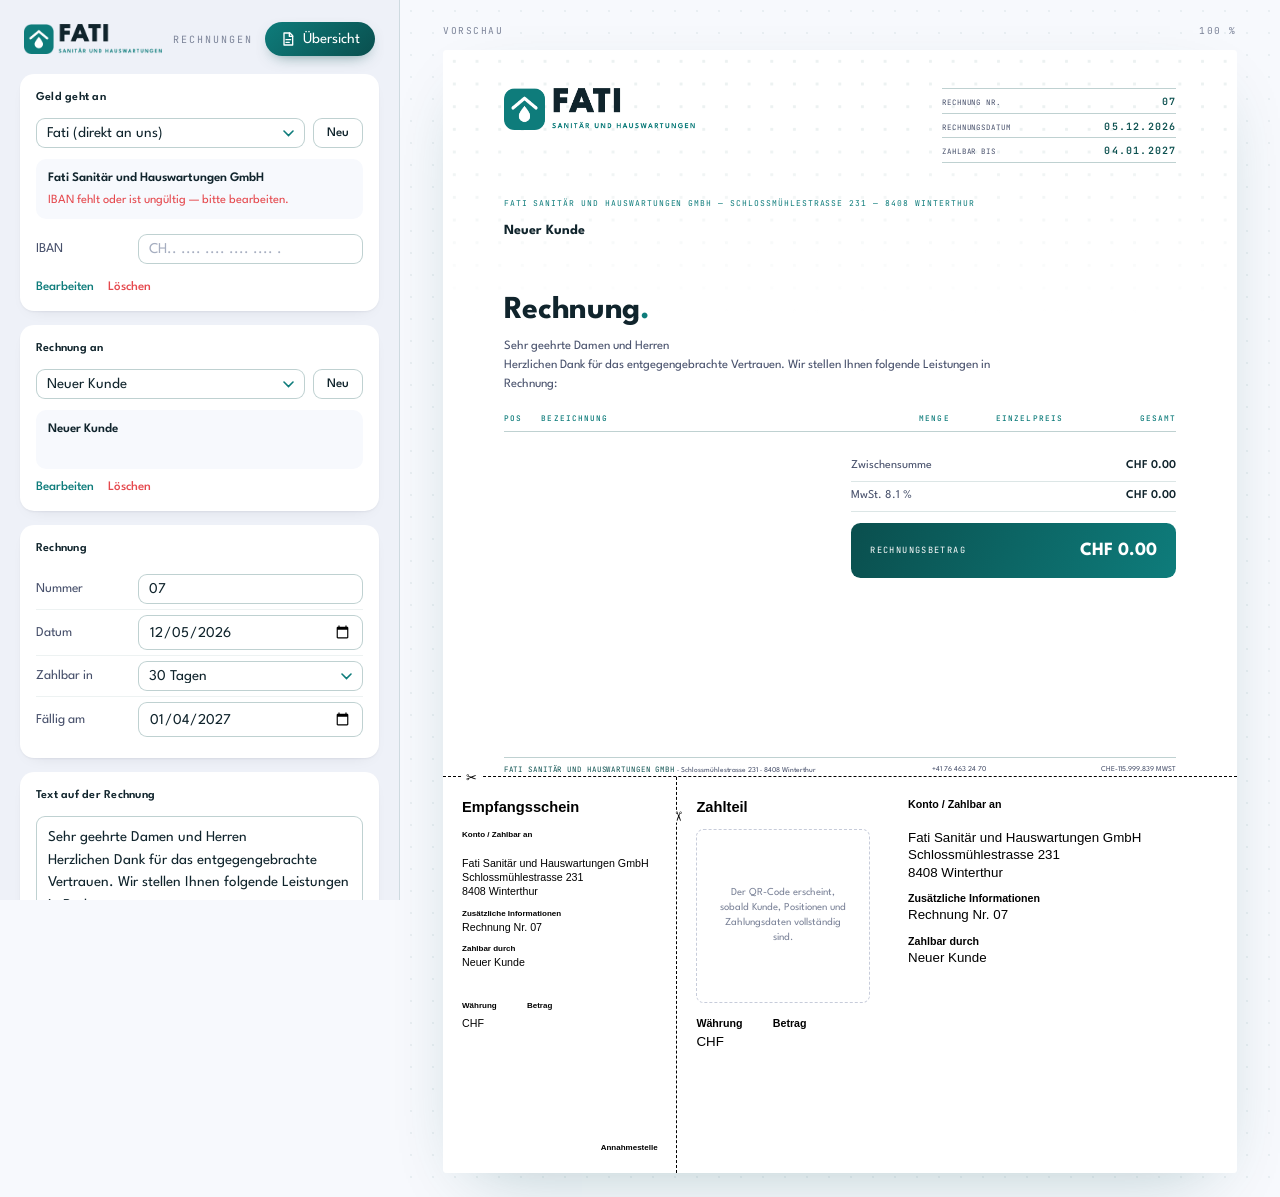
<file: fati/index.html>
<!doctype html>
<html lang="de-CH">
<head>
<meta charset="UTF-8" />
<meta name="viewport" content="width=device-width, initial-scale=1" />
<title>Fati Rechnungen</title>
<link rel="manifest" href="manifest.webmanifest" />
<link rel="apple-touch-icon" href="icon-180.png" />
<meta name="apple-mobile-web-app-capable" content="yes" />
<meta name="apple-mobile-web-app-title" content="Fati Rechnungen" />
<meta name="theme-color" content="#F7F9FD" />
<meta name="robots" content="noindex" />
<script src="../lib/html2canvas.min.js"></script>
<script src="../lib/jspdf.umd.min.js"></script>
<script src="dienst.js"></script>
<style>
@font-face {
  font-family: 'League Spartan'; font-weight: 100 900; font-style: normal; font-display: block;
  src: url([data-uri]) format('woff2');
}
@font-face {
  font-family: 'JetBrains Mono'; font-weight: 100 800; font-style: normal; font-display: block;
  src: url([data-uri]) format('woff2');
}
/* ============================================================
   NASUVIA RECHNUNGEN — Oberfläche
   Ruhige, gruppierte Karten wie in den macOS-Systemeinstellungen,
   in den Farben und Schriften der Nasuvia-Website.
   ============================================================ */
:root {
  --papier: #F7F9FD;
  --flaeche: #EEF1F8;
  --karte: #FFFFFF;
  --tinte: #10242C;
  --text: #47506B;
  --leise: #7C8499;
  --blau: #0A4F4E;
  --elektrik: #0E7C7B;
  --gruen: #0E9F6E;
  --rot: #E5484D;
  --gelb: #B7791F;
  --hairline: rgba(10, 79, 78, 0.14);
  --hairline-strong: rgba(10, 79, 78, 0.26);
  --schatten-karte: 0 1px 2px rgba(12, 18, 38, 0.05), 0 6px 18px -12px rgba(12, 18, 38, 0.18);
  --schatten-blatt: 0 24px 70px -32px rgba(10, 79, 78, 0.32);
  --font-display: 'League Spartan', -apple-system, BlinkMacSystemFont, system-ui, sans-serif;
  --font-mono: 'JetBrains Mono', ui-monospace, SFMono-Regular, monospace;
  --r-karte: 14px;
  --r-feld: 9px;
}

* { margin: 0; padding: 0; box-sizing: border-box; }

body {
  font-family: var(--font-display);
  background: var(--papier);
  color: var(--text);
  font-size: 15px;
  line-height: 1.5;
  -webkit-font-smoothing: antialiased;
  text-rendering: optimizeLegibility;
}

.mono { font-family: var(--font-mono); letter-spacing: 0.12em; text-transform: uppercase; font-variant-numeric: tabular-nums; }
.num { font-variant-numeric: tabular-nums; }
button, input, select, textarea { font-family: inherit; font-size: inherit; color: inherit; }
:focus-visible { outline: 2.5px solid var(--elektrik); outline-offset: 2px; border-radius: 6px; }

/* ============ LAYOUT ============ */
.app { display: grid; grid-template-columns: 400px minmax(0, 1fr); min-height: 100vh; }

.panel {
  background: var(--flaeche);
  border-right: 1px solid var(--hairline);
  padding: 20px 20px 44px;
  overflow-y: auto;
  max-height: 100vh;
  position: sticky;
  top: 0;
  display: flex; flex-direction: column; gap: 14px;
}
.panel-head { display: flex; align-items: center; gap: 11px; padding: 2px 4px 4px; }
.panel-logo { height: 30px; width: auto; }
.panel-title {
  font-family: var(--font-mono); font-size: 10px; letter-spacing: 0.2em;
  text-transform: uppercase; color: var(--leise);
}

/* ============ KARTEN ============ */
.card {
  background: var(--karte);
  border-radius: var(--r-karte);
  box-shadow: var(--schatten-karte);
  padding: 15px 16px 16px;
}
.card h2 {
  font-size: 12px; font-weight: 600; letter-spacing: 0.02em;
  color: var(--tinte); margin-bottom: 11px;
  text-transform: none;
}

/* Zeilenfelder — Label links, Feld rechts (macOS-Einstellungen) */
.field-row {
  display: grid; grid-template-columns: 92px minmax(0, 1fr);
  align-items: center; gap: 10px;
  padding: 5px 0;
}
.field-row + .field-row { border-top: 1px solid rgba(10, 79, 78, 0.07); }
.field-row > label { font-size: 13.5px; color: var(--text); }
.field-row textarea { min-height: 62px; resize: vertical; line-height: 1.45; }

input[type="text"], input[type="date"], select, textarea {
  width: 100%; background: var(--karte);
  border: 1px solid var(--hairline-strong); border-radius: var(--r-feld);
  padding: 7px 10px; color: var(--tinte);
  transition: border-color .15s, box-shadow .15s;
  min-width: 0;
}
input::placeholder, textarea::placeholder { color: #A6AEC0; }
input:focus, select:focus, textarea:focus {
  outline: none; border-color: var(--elektrik);
  box-shadow: 0 0 0 3.5px rgba(14, 124, 123, 0.14);
}
input.invalid { border-color: var(--rot); box-shadow: 0 0 0 3.5px rgba(229, 72, 77, 0.12); }
select { appearance: none; cursor: pointer;
  background-image: url("data:image/svg+xml,%3Csvg xmlns='http://www.w3.org/2000/svg' width='11' height='7'%3E%3Cpath d='M1 1l4.5 4.5L10 1' stroke='%230E7C7B' fill='none' stroke-width='1.6' stroke-linecap='round'/%3E%3C/svg%3E");
  background-repeat: no-repeat; background-position: right 10px center; padding-right: 28px;
}

/* Auswahl-Karten (Empfänger, Kunde) */
.waehl-bar { display: grid; grid-template-columns: minmax(0, 1fr) auto; gap: 8px; }
.karte-info {
  margin-top: 11px; padding: 10px 12px; background: var(--papier);
  border-radius: 10px; font-size: 13px; line-height: 1.5; color: var(--text);
}
.karte-info strong { color: var(--tinte); display: block; font-weight: 600; }
.karte-info .mail { color: var(--elektrik); font-size: 12.5px; }
.karte-info .fehlt { color: var(--rot); font-size: 12.5px; display: block; margin-top: 2px; }
.karte-tools { display: flex; gap: 14px; margin-top: 10px; }
.tag {
  display: inline-block; margin-top: 7px; padding: 3px 9px; border-radius: 100px;
  font-size: 10.5px; font-weight: 600; letter-spacing: 0.02em;
}
.tag-ok { background: rgba(14, 159, 110, 0.12); color: #0A7150; }
.tag-info { background: rgba(14, 124, 123, 0.1); color: var(--blau); }

/* Freitext in Karten */
.card > textarea {
  width: 100%; min-height: 84px; resize: vertical; line-height: 1.5;
  background: var(--karte); border: 1px solid var(--hairline-strong);
  border-radius: var(--r-feld); padding: 9px 11px; color: var(--tinte);
}

/* Erstellen-Knopf */
.btn-erstellen {
  background: linear-gradient(135deg, var(--elektrik), var(--blau));
  color: #fff; box-shadow: 0 4px 14px rgba(10, 79, 78, 0.22);
}
.btn-erstellen:hover:not(:disabled) { filter: brightness(1.06); }
.btn-erstellen.bereit { background: var(--papier); color: var(--blau); box-shadow: none; border: 1px solid rgba(10, 79, 78, 0.16); }
.actions-neben { display: flex; gap: 8px; margin-top: 2px; }
.actions-neben .mini-btn { flex: 1; }

/* „hidden" muss jede Anzeigeart schlagen */
[hidden] { display: none !important; }

/* Hinweis beim Bearbeiten */
.bearbeitung {
  display: flex; align-items: center; justify-content: space-between; gap: 10px;
  background: rgba(255, 176, 32, 0.14); border: 1px solid rgba(196, 122, 0, 0.3);
  border-radius: 10px; padding: 9px 11px; font-size: 12.5px; color: #7a4b00;
}
.bearbeitung .mini-btn { flex: none; white-space: nowrap; }

/* Entwürfe */
.entwuerfe-card { display: none; }
body.server .entwuerfe-card { display: block; }
.entwurf-zeile { padding: 9px 0; border-bottom: 1px solid rgba(10, 79, 78, 0.07); }
.entwurf-zeile .archiv-knoepfe { display: flex; gap: 5px; margin-top: 7px; }
.entwurf-zeile .mini-btn { flex: 1; padding: 5px 4px; font-size: 11.5px; }
.entwurf-zeile:last-child { border-bottom: 0; }
.entwurf-info { min-width: 0; }
.entwurf-info strong { display: block; font-size: 12.5px; font-weight: 600; color: var(--tinte); overflow: hidden; text-overflow: ellipsis; white-space: nowrap; }
.entwurf-info span { display: block; font-size: 10.5px; color: var(--leise); }

/* Archiv-Suche und Zusatzangaben */
.archiv-suche {
  width: 100%; margin: 2px 0 8px; padding: 7px 10px; font: inherit; font-size: 12.5px;
  border: 1px solid rgba(10, 79, 78, 0.16); border-radius: 8px; background: var(--papier); color: var(--tinte);
}
.archiv-suche:focus { outline: none; border-color: var(--elektrik); box-shadow: 0 0 0 3px rgba(43, 74, 224, 0.13); }
.archiv-knoepfe { display: flex; gap: 5px; flex-shrink: 0; }
.marke {
  display: inline-block; margin-left: 6px; padding: 1px 6px; border-radius: 20px;
  font-family: var(--font-mono); font-size: 8px; letter-spacing: 0.08em; text-transform: uppercase; vertical-align: 1px;
}
.marke-bezahlt { background: rgba(22, 143, 90, 0.14); color: #0f6b43; }
.marke-faellig { background: rgba(198, 40, 40, 0.12); color: #a5251f; }
.marke-gesendet { background: rgba(43, 74, 224, 0.11); color: var(--blau); }

/* Statistik */
.statistik-card { display: none; }
body.server .statistik-card { display: block; }
.stat-kacheln { display: grid; grid-template-columns: 1fr 1fr; gap: 9px; }
.stat-kachel { background: var(--papier); border-radius: 10px; padding: 11px 12px; }
.stat-label { display: block; font-family: var(--font-mono); font-size: 8.5px; letter-spacing: 0.13em; text-transform: uppercase; color: var(--leise); }
.stat-kachel strong { display: block; font-size: 17px; font-weight: 700; color: var(--blau); margin-top: 4px; font-variant-numeric: tabular-nums; }
.stat-sub { display: block; font-size: 11px; color: var(--leise); margin-top: 1px; }
.stat-zeilen { margin-top: 11px; }
.stat-zeilen > div { display: flex; justify-content: space-between; align-items: baseline; padding: 6px 0; font-size: 12.5px; border-bottom: 1px solid rgba(10, 79, 78, 0.07); }
.stat-zeilen > div:last-child { border-bottom: 0; }
.stat-zeilen strong { color: var(--tinte); font-weight: 600; font-variant-numeric: tabular-nums; }
.stat-zeilen .warnzeile strong, .stat-zeilen div.warnzeile strong { color: #a5251f; }
.stat-zeilen .warnzeile span { color: #a5251f; }
.stat-titel { font-family: var(--font-mono); font-size: 8.5px; letter-spacing: 0.14em; text-transform: uppercase; color: var(--leise); margin: 14px 0 7px; }
.stat-monat { display: grid; grid-template-columns: 42px minmax(0, 1fr) 62px; align-items: center; gap: 8px; margin-bottom: 6px; }
.stat-monat-name { font-size: 11px; color: var(--leise); font-variant-numeric: tabular-nums; }
.stat-balken { height: 7px; background: rgba(10, 79, 78, 0.09); border-radius: 4px; overflow: hidden; }
.stat-balken i { display: block; height: 100%; background: linear-gradient(90deg, var(--blau), var(--elektrik)); border-radius: 4px; }
.stat-monat-wert { font-size: 11px; text-align: right; color: var(--tinte); font-variant-numeric: tabular-nums; }
.stat-kunde { display: flex; justify-content: space-between; gap: 10px; font-size: 12px; padding: 5px 0; border-bottom: 1px solid rgba(10, 79, 78, 0.06); }
.stat-kunde:last-child { border-bottom: 0; }
.stat-kunde span:first-child { color: var(--tinte); overflow: hidden; text-overflow: ellipsis; white-space: nowrap; }
.stat-kunde span:last-child { color: var(--leise); white-space: nowrap; font-variant-numeric: tabular-nums; }

/* Archiv */
.archiv-card { max-height: 400px; display: flex; flex-direction: column; }
.archiv-pfad { font-size: 11px; color: var(--leise); margin-bottom: 9px; }
#archivListe { overflow-y: auto; flex: 1; margin: 0 -4px; padding: 0 4px; }
.archiv-zeile { padding: 9px 0; border-bottom: 1px solid rgba(10, 79, 78, 0.07); }
.archiv-zeile:last-child { border-bottom: 0; }
.archiv-info { min-width: 0; }
.archiv-info strong {
  display: block; font-size: 12.5px; font-weight: 600; color: var(--tinte);
  white-space: nowrap; overflow: hidden; text-overflow: ellipsis;
}
.archiv-info span { display: block; font-size: 11px; color: var(--leise); margin-top: 1px; }
.archiv-zeile .archiv-knoepfe { display: flex; gap: 5px; margin-top: 7px; }
.archiv-zeile .mini-btn { flex: 1; padding: 5px 4px; font-size: 11.5px; }
.archiv-leer { font-size: 12.5px; color: var(--leise); padding: 6px 0; }
.mini-btn.full { width: 100%; margin-top: 10px; }
/* Archiv nur zeigen, wenn der lokale Dienst läuft */
.archiv-card { display: none; }
body.server .archiv-card { display: flex; }

.link-btn {
  background: none; border: 0; cursor: pointer; padding: 2px 0;
  color: var(--elektrik); font-size: 13px; font-weight: 500;
}
.link-btn:hover { text-decoration: underline; }
.link-btn.danger { color: var(--rot); }
.link-btn.center { align-self: center; }

.mini-btn {
  border: 1px solid var(--hairline-strong); background: var(--karte); border-radius: var(--r-feld);
  padding: 7px 13px; cursor: pointer; color: var(--tinte); font-weight: 500; font-size: 13px;
  transition: background .15s, border-color .15s; white-space: nowrap;
}
.mini-btn:hover { background: var(--papier); border-color: var(--elektrik); color: var(--blau); }
.mini-btn.primary { background: var(--elektrik); border-color: var(--elektrik); color: #fff; }
.mini-btn.primary:hover { background: var(--blau); border-color: var(--blau); color: #fff; }

/* Positionen */
.pos-head {
  display: grid; grid-template-columns: minmax(0,1fr) 54px 78px 28px; gap: 7px;
  font-size: 10.5px; color: var(--leise); margin-bottom: 7px; padding-right: 2px;
}
.pos-head span:nth-child(2), .pos-head span:nth-child(3) { text-align: right; }
.pos-row { display: grid; grid-template-columns: minmax(0,1fr) 54px 78px 28px; gap: 7px; margin-bottom: 7px; align-items: center; }
.pos-row input { padding: 7px 9px; }
.pos-row input.n { text-align: right; font-variant-numeric: tabular-nums; }
.pos-sum { font-size: 11.5px; color: var(--leise); text-align: right; margin: -3px 2px 8px 0; font-variant-numeric: tabular-nums; }
.icon-btn {
  border: 0; background: transparent; cursor: pointer;
  border-radius: 7px; height: 32px; display: grid; place-items: center;
  color: var(--leise); transition: color .15s, background .15s;
}
.icon-btn:hover { color: var(--rot); background: rgba(229, 72, 77, 0.08); }
.icon-btn svg { width: 13px; height: 13px; }
.add-btn {
  width: 100%; margin-top: 3px; border: 1px dashed var(--hairline-strong);
  background: transparent; border-radius: 10px; padding: 9px; cursor: pointer;
  color: var(--elektrik); font-weight: 500; font-size: 13.5px;
  display: flex; align-items: center; justify-content: center; gap: 7px;
  transition: background .15s, border-color .15s;
}
.add-btn:hover { background: rgba(14, 124, 123, 0.06); border-color: var(--elektrik); }
.add-btn svg { width: 13px; height: 13px; }

/* Segmented control */
.seg { display: flex; background: rgba(10, 79, 78, 0.07); border-radius: 10px; padding: 3px; gap: 3px; }
.seg button {
  flex: 1; border: 0; background: transparent; cursor: pointer;
  padding: 7px 6px; border-radius: 8px; color: var(--text);
  font-size: 13px; font-weight: 500; transition: background .18s, color .18s, box-shadow .18s;
}
.seg button[aria-pressed="true"] {
  background: var(--karte); color: var(--blau); font-weight: 600;
  box-shadow: 0 1px 3px rgba(12, 18, 38, 0.14);
}

.hint { font-size: 12px; color: var(--leise); margin-top: 9px; line-height: 1.45; }

/* Summe */
.summary-card { padding: 4px 16px 4px; }
.sum-row { display: flex; justify-content: space-between; padding: 10px 0; font-size: 13.5px; border-bottom: 1px solid rgba(10, 79, 78, 0.07); }
.sum-row .v { color: var(--tinte); font-weight: 600; font-variant-numeric: tabular-nums; }
.sum-total {
  display: flex; justify-content: space-between; align-items: baseline;
  padding: 13px 0; font-size: 14px; color: var(--tinte); font-weight: 600;
}
.sum-total span:last-child { font-size: 20px; font-weight: 700; color: var(--blau); font-variant-numeric: tabular-nums; }

/* Status */
.status { display: flex; flex-direction: column; gap: 7px; }
.status:empty { display: none; }
.pill {
  display: flex; align-items: flex-start; gap: 9px; padding: 9px 12px; border-radius: 10px;
  font-size: 12.5px; line-height: 1.4; border: 1px solid transparent;
}
.pill i { width: 7px; height: 7px; border-radius: 50%; flex-shrink: 0; margin-top: 5px; }
.pill.ok { background: rgba(14, 159, 110, 0.09); color: #0A7150; border-color: rgba(14, 159, 110, 0.22); }
.pill.ok i { background: var(--gruen); }
.pill.warn { background: rgba(183, 121, 31, 0.1); color: #8A5A12; border-color: rgba(183, 121, 31, 0.25); }
.pill.warn i { background: var(--gelb); }
.pill.err { background: rgba(229, 72, 77, 0.09); color: #A8272C; border-color: rgba(229, 72, 77, 0.25); }
.pill.err i { background: var(--rot); }

/* Aktionen */
.actions { display: flex; flex-direction: column; gap: 9px; }
.btn {
  border: 0; border-radius: 11px; padding: 12px 18px; cursor: pointer;
  font-weight: 600; font-size: 14.5px;
  transition: transform .15s, box-shadow .15s, background .15s, border-color .15s;
  display: flex; align-items: center; justify-content: center; gap: 9px;
}
.btn svg { width: 16px; height: 16px; }
.btn-primary { background: var(--elektrik); color: #fff; box-shadow: 0 8px 20px -10px rgba(14, 124, 123, 0.9); }
.btn-primary:hover:not(:disabled) { background: var(--blau); transform: translateY(-1px); }
.btn-primary:disabled { opacity: .4; cursor: not-allowed; box-shadow: none; }
.btn-secondary { background: var(--karte); color: var(--tinte); border: 1px solid var(--hairline-strong); }
.btn-secondary:hover { border-color: var(--elektrik); color: var(--blau); }

.advanced[hidden] { display: none; }

/* ============ VORSCHAU ============ */
.preview {
  padding: 24px; display: flex; flex-direction: column; align-items: center; gap: 12px;
  background:
    radial-gradient(rgba(10, 79, 78, 0.06) 1px, transparent 1.6px) 0 0 / 22px 22px,
    var(--papier);
  min-height: 100vh;
}
.preview-bar {
  width: 100%; max-width: 210mm; display: flex; justify-content: space-between;
  font-family: var(--font-mono); font-size: 9.5px; letter-spacing: 0.16em;
  text-transform: uppercase; color: var(--leise);
}
.sheet-wrap { box-shadow: var(--schatten-blatt); border-radius: 4px; overflow: hidden; background: #fff; }

/* ============ RECHNUNGSBLATT (1:1 wie die PDFs) ============ */
.sheet {
  width: 210mm; height: 297mm; background: #fff; color: var(--text);
  position: relative; font-size: 9.5pt; line-height: 1.5;
  -webkit-print-color-adjust: exact; print-color-adjust: exact;
}
.sheet .inner { padding: 10mm 16mm 0; position: relative; z-index: 1; max-height: 185mm; overflow: hidden; }
.sheet .dots {
  position: absolute; top: 0; left: 0; right: 0; height: 70mm; z-index: 0;
  background-image: radial-gradient(rgba(10, 79, 78, 0.08) 0.35mm, transparent 0.5mm);
  background-size: 6mm 6mm;
}
.sheet .dots::after { content: ''; position: absolute; inset: 0; background: linear-gradient(180deg, rgba(255,255,255,0) 30%, #fff 100%); }

.sheet header { display: flex; justify-content: space-between; align-items: flex-start; }
.sheet .logo { height: 11mm; width: auto; display: block; }
.sheet .meta { width: 62mm; }
.sheet .meta-row { display: flex; justify-content: space-between; align-items: baseline; border-top: 0.35pt solid var(--hairline-strong); padding: 1.3mm 0 1mm; }
.sheet .meta-row:last-child { border-bottom: 0.35pt solid var(--hairline-strong); }
.sheet .meta-label { font-size: 5.6pt; }
.sheet .meta-value { font-size: 7.5pt; color: var(--blau); font-weight: 600; }

.sheet .addr-zone { margin-top: 9mm; }
.sheet .sender { font-size: 6pt; color: var(--elektrik); margin-bottom: 3mm; }
.sheet .empfaenger { font-size: 10.5pt; color: var(--tinte); line-height: 1.55; }
.sheet .empfaenger strong { font-weight: 700; }

.sheet h2.titel { font-size: 24pt; font-weight: 700; color: var(--tinte); letter-spacing: -0.01em; margin-top: 8mm; line-height: 1.05; }
.sheet h2.titel .dot { color: var(--elektrik); }
.sheet .intro { margin-top: 2.5mm; font-size: 9.5pt; max-width: 130mm; }

.sheet table { width: 100%; border-collapse: collapse; margin-top: 5mm; }
.sheet thead th {
  font-family: var(--font-mono); font-weight: 500; font-size: 5.8pt;
  letter-spacing: 0.14em; text-transform: uppercase; color: var(--elektrik);
  text-align: left; padding: 0 2mm 1.8mm 0; border-bottom: 0.5pt solid var(--hairline-strong);
}
.sheet thead th.r, .sheet td.r { text-align: right; padding-right: 0; }
.sheet tbody td { padding: 2.4mm 2mm 2.4mm 0; font-size: 9.5pt; color: var(--tinte); border-bottom: 0.35pt solid var(--hairline); vertical-align: top; }
.sheet td.pos { color: var(--elektrik); font-family: var(--font-mono); font-size: 7pt; }
.sheet td .desc { font-weight: 600; }

.sheet .after-table { display: flex; gap: 8mm; align-items: flex-start; margin-top: 5mm; }
.sheet .totals { width: 86mm; flex-shrink: 0; margin-left: auto; }
.sheet .tot-row { display: flex; justify-content: space-between; align-items: baseline; padding: 1.5mm 0; font-size: 9pt; border-bottom: 0.35pt solid var(--hairline); }
.sheet .tot-row .v { color: var(--tinte); font-weight: 600; font-variant-numeric: tabular-nums; }
.sheet .grand {
  margin-top: 3mm; display: flex; justify-content: space-between; align-items: center;
  background: linear-gradient(115deg, var(--blau), var(--elektrik));
  color: #fff; border-radius: 2.5mm; padding: 3.6mm 5mm;
}
.sheet .grand .lbl { font-family: var(--font-mono); font-size: 6.5pt; letter-spacing: 0.16em; }
.sheet .grand .amt { font-size: 14pt; font-weight: 700; font-variant-numeric: tabular-nums; }

.sheet .notice {
  flex: 1; border: 0.35pt solid var(--hairline-strong); border-left: 1mm solid var(--elektrik);
  border-radius: 2mm; padding: 3.5mm 4.5mm; background: var(--papier);
}
.sheet .notice .nlabel { font-size: 5.8pt; color: var(--elektrik); margin-bottom: 1.6mm; }
.sheet .notice p { font-size: 8pt; line-height: 1.55; }
.sheet .notice .bank { margin-top: 2mm; font-size: 6.3pt; color: var(--blau); letter-spacing: 0.03em; line-height: 1.7; }

.sheet .foot {
  position: absolute; left: 16mm; right: 16mm; top: 187mm;
  border-top: 0.35pt solid var(--hairline-strong); padding-top: 1.6mm;
  display: flex; justify-content: space-between; font-size: 5.6pt; z-index: 1;
}
.sheet .foot .b { color: var(--blau); }

/* Kompakt ab 6 Positionen */
.sheet.kompakt .addr-zone { margin-top: 6mm; }
.sheet.kompakt .sender { margin-bottom: 2mm; }
.sheet.kompakt .empfaenger { line-height: 1.45; }
.sheet.kompakt h2.titel { margin-top: 5mm; font-size: 22pt; }
.sheet.kompakt .intro { margin-top: 2mm; }
.sheet.kompakt table { margin-top: 4mm; }
.sheet.kompakt tbody td { padding: 1.7mm 2mm 1.7mm 0; }
.sheet.kompakt .tot-row { padding: 1.3mm 0; }
.sheet.kompakt .after-table { margin-top: 4mm; }
.sheet.kompakt .notice { padding: 2.8mm 4mm; }
.sheet.kompakt .notice p { font-size: 7.5pt; line-height: 1.45; }
.sheet.kompakt .notice .bank { font-size: 6pt; line-height: 1.6; margin-top: 1.6mm; }
.sheet.kompakt .grand { padding: 3.2mm 5mm; }

/* Dichteste Stufe — greift automatisch bei langen Rechnungen */
.sheet.dicht .addr-zone { margin-top: 5mm; }
.sheet.dicht .empfaenger { font-size: 10pt; line-height: 1.4; }
.sheet.dicht h2.titel { margin-top: 4mm; font-size: 19pt; }
.sheet.dicht .intro { margin-top: 1.6mm; font-size: 8.6pt; }
.sheet.dicht table { margin-top: 3mm; }
.sheet.dicht tbody td { padding: 1.15mm 2mm 1.15mm 0; font-size: 8.7pt; }
.sheet.dicht thead th { padding-bottom: 1.2mm; }
.sheet.dicht .after-table { margin-top: 3mm; gap: 6mm; }
.sheet.dicht .tot-row { padding: 1mm 0; font-size: 8.4pt; }
.sheet.dicht .grand { margin-top: 2mm; padding: 2.6mm 4.5mm; }
.sheet.dicht .grand .amt { font-size: 12.5pt; }
.sheet.dicht .notice { padding: 2.2mm 3.4mm; }
.sheet.dicht .notice p { font-size: 6.9pt; line-height: 1.4; }
.sheet.dicht .notice .bank { font-size: 5.7pt; line-height: 1.5; margin-top: 1.2mm; }

/* Äusserste Stufe — lange Rechnungen passen noch auf eine Seite */
.sheet.eng .inner { padding-top: 8mm; }
.sheet.eng .addr-zone { margin-top: 4mm; }
.sheet.eng .sender { margin-bottom: 1.4mm; font-size: 5.6pt; }
.sheet.eng .empfaenger { font-size: 9.4pt; line-height: 1.35; }
.sheet.eng h2.titel { margin-top: 3mm; font-size: 17pt; }
.sheet.eng .intro { margin-top: 1.2mm; font-size: 8.1pt; }
.sheet.eng table { margin-top: 2.4mm; }
.sheet.eng tbody td { padding: 0.85mm 2mm 0.85mm 0; font-size: 8.2pt; }
.sheet.eng .after-table { margin-top: 2.4mm; }
.sheet.eng .tot-row { padding: 0.8mm 0; font-size: 8pt; }
.sheet.eng .grand { margin-top: 1.6mm; padding: 2.2mm 4.5mm; }
.sheet.eng .grand .amt { font-size: 11.5pt; }
.sheet.eng .notice p { font-size: 6.4pt; line-height: 1.35; }

/* QR-Zahlteil */
.qrbill {
  position: absolute; bottom: 0; left: 0; width: 210mm; height: 105mm;
  border-top: 0.4pt dashed #000; display: flex;
  font-family: Helvetica, Arial, sans-serif; color: #000; background: #fff; z-index: 2;
}
.qrbill .scissors { position: absolute; top: -2.4mm; left: 5mm; font-size: 10pt; background: #fff; padding: 0 1mm; }
.qrbill .receipt { width: 62mm; padding: 5mm; border-right: 0.4pt dashed #000; position: relative; }
.qrbill .scissors-v { position: absolute; top: 8mm; right: -2.1mm; font-size: 10pt; transform: rotate(90deg); background: #fff; }
.qrbill .payment { width: 148mm; padding: 5mm; display: flex; }
.qrbill .qb-title { font-size: 11pt; font-weight: bold; margin-bottom: 3mm; }
.qrbill .qb-h { font-size: 6pt; font-weight: bold; margin-top: 2.4mm; }
.qrbill .payment .qb-h { font-size: 8pt; }
.qrbill .qb-v { font-size: 8pt; line-height: 1.35; }
.qrbill .payment .qb-v { font-size: 10pt; line-height: 1.3; }
.qrbill .qb-amt-row { display: flex; gap: 8mm; margin-top: 3mm; }
.qrbill .qb-accept { position: absolute; bottom: 5mm; right: 5mm; font-size: 6pt; font-weight: bold; }
.qrbill .qr-wrap { width: 56mm; }
.qrbill .qr-box { width: 46mm; height: 46mm; margin-top: 3mm; position: relative; }
.qrbill .qr-box > svg:first-child { width: 46mm; height: 46mm; display: block; }
.qrbill .qr-cross { position: absolute; left: 50%; top: 50%; width: 7mm; height: 7mm; transform: translate(-50%, -50%); }
.qrbill .pay-info { flex: 1; }
.qrbill .qr-error {
  width: 46mm; height: 46mm; display: grid; place-items: center; text-align: center;
  border: 1px dashed #C7CCDA; color: var(--leise); font-size: 8pt; padding: 5mm;
  font-family: var(--font-display); line-height: 1.4; border-radius: 2mm;
}

/* ============ DIALOGE ============ */
dialog {
  border: 0; border-radius: 16px; padding: 24px; width: min(460px, 92vw);
  box-shadow: 0 40px 90px -30px rgba(12, 18, 38, 0.5); color: var(--text);
  background: var(--karte); max-height: 88vh; overflow-y: auto;
}
dialog::backdrop { background: rgba(12, 18, 38, 0.42); backdrop-filter: blur(3px); }
dialog h3 { font-size: 18px; color: var(--tinte); margin-bottom: 3px; font-weight: 600; }
dialog .dlg-sub { font-size: 13px; color: var(--leise); margin-bottom: 16px; }
dialog .dlg-actions { display: flex; gap: 9px; margin-top: 20px; }
dialog .dlg-actions .btn { flex: 1; }

/* Schritte im Mail-Dialog */
.steps { list-style: none; margin-top: 16px; display: flex; flex-direction: column; gap: 14px; }
.steps li { display: grid; grid-template-columns: 26px minmax(0, 1fr); gap: 12px; align-items: start; }
.step-no {
  width: 26px; height: 26px; border-radius: 50%; display: grid; place-items: center;
  background: var(--elektrik); color: #fff; font-size: 13px; font-weight: 600;
}
.step-body strong { display: block; color: var(--tinte); font-size: 14px; font-weight: 600; margin-bottom: 2px; }
.step-body p { font-size: 12.5px; color: var(--leise); line-height: 1.45; margin-bottom: 8px; }
.step-actions { display: flex; gap: 8px; flex-wrap: wrap; }

.mail-preview {
  margin-top: 16px; border: 1px solid var(--hairline); border-radius: 10px;
  padding: 12px 14px; background: var(--papier);
  font-size: 12px; line-height: 1.55; color: var(--text);
  max-height: 170px; overflow-y: auto; white-space: pre-wrap;
}

/* Kurzanleitung */
#hilfeDlg { width: min(560px, 94vw); }
.hilfe h4 {
  font-family: var(--font-mono); font-size: 9px; letter-spacing: 0.14em; text-transform: uppercase;
  color: var(--blau); margin: 16px 0 5px;
}
.hilfe h4:first-child { margin-top: 0; }
.hilfe p { font-size: 13px; line-height: 1.55; color: var(--text); }
.hilfe strong { color: var(--tinte); font-weight: 600; }
.hilfe em { font-style: normal; color: var(--tinte); }

/* Toast */
.toast {
  position: fixed; bottom: 26px; left: 50%; transform: translate(-50%, 14px);
  background: var(--tinte); color: #fff; padding: 11px 20px; border-radius: 11px;
  font-size: 13.5px; font-weight: 500; opacity: 0; pointer-events: none;
  transition: opacity .22s, transform .22s; z-index: 999;
  box-shadow: 0 18px 40px -16px rgba(12, 18, 38, 0.7);
}
.toast.show { opacity: 1; transform: translate(-50%, 0); }

/* Reiner Druckauftrag (vom lokalen Dienst): nur das Blatt */
body.nur-blatt .panel, body.nur-blatt .preview-bar { display: none; }
body.nur-blatt .app { display: block; }
body.nur-blatt .preview { padding: 0; background: #fff; min-height: 0; }
body.nur-blatt .sheet-wrap { box-shadow: none; border-radius: 0; width: 210mm !important; height: 297mm !important; }
body.nur-blatt .sheet { transform: none !important; }

/* Mit der gemeinsamen Kopfzeile oben */
body.nv-mit-kopf .app { min-height: calc(100vh - 64px); }
body.nv-mit-kopf .panel { top: 64px; max-height: calc(100vh - 64px); }
body.nv-mit-kopf .preview { min-height: calc(100vh - 64px); }

/* ============ RESPONSIVE ============ */
@media (max-width: 1200px) {
  .app { grid-template-columns: minmax(0, 1fr); }
  .preview { min-width: 0; overflow: hidden; }
  .panel { position: static; max-height: none; border-right: 0; border-bottom: 1px solid var(--hairline); }
  .preview { padding: 16px 10px; }
}

/* iPhone zoomt bei Feldern unter 16px beim Antippen hinein */
@media (max-width: 700px) {
  input, select, textarea { font-size: 16px !important; }
  .panel { padding: 14px 12px 40px; }
  .card { padding: 16px 14px; }
  /* Safari gibt Datumsfeldern eine eigene Mindestbreite; so bleiben sie im Kästchen */
  input[type="date"] { -webkit-appearance: none; appearance: none; display: block; box-sizing: border-box; width: 100%; max-width: 100%; min-height: 38px; text-align: left; }
  input[type="date"]::-webkit-date-and-time-value { text-align: left; margin: 0; }
  .field-row > * { min-width: 0; }
}

@media (prefers-reduced-motion: reduce) {
  * { transition-duration: .01ms !important; }
}

/* ============ DRUCK ============ */
@media print {
  @page { size: A4; margin: 0; }
  html, body { background: #fff; width: 210mm; }
  .panel, .preview-bar, dialog, .toast { display: none !important; }
  .app { display: block; }
  .preview { padding: 0; background: #fff; min-height: 0; display: block; }
  .sheet-wrap { box-shadow: none; border-radius: 0; width: 210mm !important; height: 297mm !important; overflow: visible; }
  .sheet { transform: none !important; box-shadow: none; }
}

</style>
</head>
<body>
<div class="app">

  <!-- ============ STEUERPULT ============ -->
  <aside class="panel">
    <div class="panel-head nv-weg">
      <img class="panel-logo" id="panelLogo" alt="Fati Sanitär und Hauswartungen GmbH" />
      <span class="panel-title">Rechnungen</span>
    </div>

    <!-- Zahlungsempfänger -->
    <section class="card">
      <h2>Geld geht an</h2>
      <div class="waehl-bar">
        <select id="empfSelect" aria-label="Zahlungsempfänger auswählen"></select>
        <button type="button" class="mini-btn" id="empfNeu">Neu</button>
      </div>
      <div class="karte-info" id="empfInfo"></div>
      <div class="field-row" style="margin-top:10px">
        <label for="empfIban">IBAN</label>
        <input type="text" id="empfIban" placeholder="CH.. .... .... .... .... ." />
      </div>
      <div class="karte-tools">
        <button type="button" class="link-btn" id="empfBearbeiten">Bearbeiten</button>
        <button type="button" class="link-btn danger" id="empfLoeschen">Löschen</button>
      </div>
    </section>

    <!-- Kunde -->
    <section class="card">
      <h2>Rechnung an</h2>
      <div class="waehl-bar">
        <select id="kundeSelect" aria-label="Kunde auswählen"></select>
        <button type="button" class="mini-btn" id="kundeNeu">Neu</button>
      </div>
      <div class="karte-info" id="kundeInfo"></div>
      <div class="karte-tools">
        <button type="button" class="link-btn" id="kundeBearbeiten">Bearbeiten</button>
        <button type="button" class="link-btn danger" id="kundeLoeschen">Löschen</button>
      </div>
    </section>

    <!-- Rechnung -->
    <section class="card">
      <h2>Rechnung</h2>
      <div class="field-row"><label for="rgNr">Nummer</label><input type="text" id="rgNr" value="07" inputmode="numeric" /></div>
      <div class="field-row"><label for="rgDatum">Datum</label><input type="date" id="rgDatum" /></div>
      <div class="field-row">
        <label for="frist">Zahlbar in</label>
        <select id="frist">
          <option value="0">Sofort</option>
          <option value="10">10 Tagen</option>
          <option value="20">20 Tagen</option>
          <option value="30" selected>30 Tagen</option>
          <option value="60">60 Tagen</option>
        </select>
      </div>
      <div class="field-row"><label for="rgFaellig">Fällig am</label><input type="date" id="rgFaellig" /></div>
    </section>

    <!-- Einleitungstext -->
    <section class="card">
      <h2>Text auf der Rechnung</h2>
      <textarea id="intro" rows="4" aria-label="Anrede und Einleitung">Sehr geehrte Damen und Herren
Herzlichen Dank für das entgegengebrachte Vertrauen. Wir stellen Ihnen folgende Leistungen in Rechnung:</textarea>
      <p class="hint">Frei änderbar — erscheint direkt unter dem Titel „Rechnung".</p>
    </section>

    <!-- Positionen -->
    <section class="card">
      <h2>Positionen</h2>
      <div class="pos-head"><span>Bezeichnung</span><span>Menge</span><span>Preis</span><span></span></div>
      <div id="posList"></div>
      <button type="button" class="add-btn" id="posAdd">
        <svg viewBox="0 0 24 24" fill="none" stroke="currentColor" stroke-width="2.4" stroke-linecap="round"><path d="M12 5v14M5 12h14"/></svg>
        Position hinzufügen
      </button>
    </section>

    <!-- MwSt -->
    <section class="card">
      <h2>Mehrwertsteuer</h2>
      <div class="seg" id="mwstModus" role="group" aria-label="Preise inklusive oder exklusive MwSt.">
        <button type="button" data-mode="excl" aria-pressed="true">Preise exkl.</button>
        <button type="button" data-mode="incl" aria-pressed="false">Preise inkl.</button>
      </div>
      <p class="hint" id="mwstHint"></p>
      <div class="field-row" style="margin-top:10px">
        <label for="mwstSatz">Satz</label>
        <select id="mwstSatz">
          <option value="8.1" selected>8.1 % (Normalsatz)</option>
          <option value="3.8">3.8 % (Beherbergung)</option>
          <option value="2.6">2.6 % (reduziert)</option>
          <option value="0">Keine MwSt.</option>
        </select>
      </div>
    </section>

    <!-- Hinweis beim Bearbeiten einer bestehenden Rechnung -->
    <div class="bearbeitung" id="bearbeitung" hidden>
      <span id="bearbeitungText">Bestehende Rechnung wird bearbeitet</span>
      <button type="button" class="mini-btn" id="bearbeitungEnde">Bearbeitung beenden</button>
    </div>

    <!-- Summe -->
    <section class="card summary-card">
      <div class="sum-row"><span id="sumNettoLbl">Zwischensumme</span><span class="v" id="sumNetto">—</span></div>
      <div class="sum-row"><span id="sumMwstLbl">MwSt.</span><span class="v" id="sumMwst">—</span></div>
      <div class="sum-total"><span>Rechnungsbetrag</span><span id="sumTotal">—</span></div>
    </section>

    <div class="status" id="status"></div>

    <!-- Aktionen -->
    <div class="actions">
      <button type="button" class="btn btn-erstellen" id="btnErstellen">
        <svg viewBox="0 0 24 24" fill="none" stroke="currentColor" stroke-width="1.9" stroke-linecap="round" stroke-linejoin="round"><path d="M5 12.5 10 17.5 19 7"/></svg>
        <span id="btnErstellenText">Rechnung erstellen</span>
      </button>
      <button type="button" class="btn btn-primary" id="btnPrint">
        <svg viewBox="0 0 24 24" fill="none" stroke="currentColor" stroke-width="1.9" stroke-linecap="round" stroke-linejoin="round"><path d="M12 3v12"/><path d="m7 10 5 5 5-5"/><path d="M4 17v2a2 2 0 0 0 2 2h12a2 2 0 0 0 2-2v-2"/></svg>
        Rechnung sichern
      </button>
      <button type="button" class="btn btn-secondary" id="btnMail">
        <svg viewBox="0 0 24 24" fill="none" stroke="currentColor" stroke-width="1.9" stroke-linecap="round" stroke-linejoin="round"><rect x="2" y="4" width="20" height="16" rx="2"/><path d="m2 6 10 7 10-7"/></svg>
        Per E-Mail senden
      </button>
      <div class="actions-neben">
        <button type="button" class="mini-btn" id="btnEntwurf">Als Entwurf sichern</button>
        <button type="button" class="mini-btn" id="btnNeu">Neue Rechnung</button>
      </div>
    </div>

    <!-- Statistik -->
    <section class="card statistik-card">
      <h2>Übersicht</h2>
      <div class="stat-kacheln">
        <div class="stat-kachel">
          <span class="stat-label" id="statJahrLabel">Umsatz Jahr</span>
          <strong id="statUmsatzJahr">—</strong>
          <span class="stat-sub" id="statAnzahlJahr">—</span>
        </div>
        <div class="stat-kachel">
          <span class="stat-label">Diesen Monat</span>
          <strong id="statUmsatzMonat">—</strong>
          <span class="stat-sub" id="statAnzahlMonat">—</span>
        </div>
      </div>
      <div class="stat-zeilen">
        <div><span>Offen (noch nicht bezahlt)</span><strong id="statUnbezahlt">—</strong></div>
        <div id="statUeberfaelligZeile"><span>Davon überfällig</span><strong id="statUeberfaellig">—</strong></div>
        <div><span>Versendet</span><strong id="statGesendet">0</strong></div>
        <div><span>MwSt. im Jahr</span><strong id="statMwst">—</strong></div>
      </div>
      <p class="stat-titel">Letzte Monate</p>
      <div id="statMonate"></div>
      <p class="stat-titel">Top-Kunden</p>
      <div id="statKunden"></div>
      <button type="button" class="mini-btn full" id="btnExport" style="margin-top:12px">Jahr als CSV für die Buchhaltung</button>
    </section>

    <!-- Entwürfe -->
    <section class="card entwuerfe-card">
      <h2>Entwürfe</h2>
      <p class="hint" style="margin-top:-2px">Angefangene Rechnungen, an denen Sie später weiterarbeiten.</p>
      <div id="entwuerfeListe"><p class="archiv-leer">Noch keine Entwürfe.</p></div>
    </section>

    <!-- Archiv -->
    <section class="card archiv-card">
      <h2>Gesicherte Rechnungen</h2>
      <p class="archiv-pfad" id="archivOrdner">—</p>
      <input type="search" id="archivSuche" class="archiv-suche" placeholder="Nummer oder Kunde suchen" />
      <div id="archivListe"><p class="archiv-leer">Noch keine Rechnungen gesichert.</p></div>
      <button type="button" class="mini-btn full" id="btnOrdner">Ordner im Finder öffnen</button>
    </section>

    <button type="button" class="link-btn center" id="btnErweitert">Weitere Einstellungen</button>
    <section class="card advanced" id="advanced" hidden>
      <h2>Weitere Einstellungen</h2>
      <div class="field-row"><label for="referenz">QR-Referenz</label><input type="text" id="referenz" /></div>
      <p class="hint">Entsteht automatisch aus der Rechnungsnummer, inklusive Prüfziffer. Nur bei einer QR-IBAN nötig.</p>
      <button type="button" class="mini-btn full" id="btnReset" style="margin-top:12px">Alles zurücksetzen</button>
    </section>

    <button type="button" class="link-btn center" id="btnHilfe" style="margin-top:14px">Kurzanleitung</button>
  </aside>

  <!-- ============ VORSCHAU ============ -->
  <main class="preview">
    <div class="preview-bar">
      <span>Vorschau</span>
      <span id="zoomInfo"></span>
    </div>
    <div class="sheet-wrap" id="sheetWrap">
      <div class="sheet" id="sheet">
        <div class="dots"></div>

        <div class="inner" id="sheetInner">
          <header>
            <img class="logo" id="sheetLogo" alt="Fati Sanitär und Hauswartungen GmbH" />
            <div class="meta">
              <div class="meta-row"><span class="mono meta-label">RECHNUNG NR.</span><span class="mono meta-value" id="vNr">—</span></div>
              <div class="meta-row"><span class="mono meta-label">RECHNUNGSDATUM</span><span class="mono meta-value" id="vDatum">—</span></div>
              <div class="meta-row"><span class="mono meta-label">ZAHLBAR BIS</span><span class="mono meta-value" id="vFaellig">—</span></div>
            </div>
          </header>

          <div class="addr-zone">
            <p class="mono sender">FATI SANITÄR UND HAUSWARTUNGEN GMBH — SCHLOSSMÜHLESTRASSE 231 — 8408 WINTERTHUR</p>
            <p class="empfaenger" id="vEmpfaenger"></p>
          </div>

          <h2 class="titel">Rechnung<span class="dot">.</span></h2>
          <p class="intro" id="vIntro"></p>

          <table>
            <thead>
              <tr>
                <th style="width:10mm">POS</th>
                <th>BEZEICHNUNG</th>
                <th class="r" style="width:16mm">MENGE</th>
                <th class="r" style="width:30mm">EINZELPREIS</th>
                <th class="r" style="width:30mm">GESAMT</th>
              </tr>
            </thead>
            <tbody id="vPositionen"></tbody>
          </table>

          <div class="after-table">
            <div class="notice" id="vNotice">
              <p class="mono nlabel">ZAHLUNGSHINWEIS — FACTORING</p>
              <p id="vNoticeText"></p>
              <p class="mono bank" id="vBank"></p>
            </div>
            <div class="totals">
              <div class="tot-row"><span id="vNettoLbl">Zwischensumme</span><span class="v" id="vNetto">—</span></div>
              <div class="tot-row"><span id="vMwstLbl">MwSt.</span><span class="v" id="vMwst">—</span></div>
              <div class="grand"><span class="lbl">RECHNUNGSBETRAG</span><span class="amt" id="vTotal">—</span></div>
            </div>
          </div>
        </div>

        <div class="foot">
          <span><span class="b mono">FATI SANITÄR UND HAUSWARTUNGEN GMBH</span> · Schlossmühlestrasse 231 · 8408 Winterthur</span>
          <span>+41 76 463 24 70</span>
          <span>CHE-115.999.839 MWST</span>
        </div>

        <div class="qrbill">
          <span class="scissors">✂</span>
          <div class="receipt">
            <span class="scissors-v">✂</span>
            <p class="qb-title">Empfangsschein</p>
            <p class="qb-h">Konto / Zahlbar an</p>
            <p class="qb-v" id="vKonto1"></p>
            <p class="qb-h" id="vRefH1">Referenz</p>
            <p class="qb-v" id="vRef1"></p>
            <p class="qb-h">Zahlbar durch</p>
            <p class="qb-v" id="vZahler1"></p>
            <div class="qb-amt-row">
              <span><span class="qb-h" style="margin:0">Währung</span><br /><span class="qb-v">CHF</span></span>
              <span><span class="qb-h" style="margin:0">Betrag</span><br /><span class="qb-v" id="vBetrag1"></span></span>
            </div>
            <p class="qb-accept">Annahmestelle</p>
          </div>
          <div class="payment">
            <div class="qr-wrap">
              <p class="qb-title">Zahlteil</p>
              <div class="qr-box" id="qrBox"></div>
              <div class="qb-amt-row">
                <span><span class="qb-h" style="margin:0">Währung</span><br /><span class="qb-v">CHF</span></span>
                <span><span class="qb-h" style="margin:0">Betrag</span><br /><span class="qb-v" id="vBetrag2"></span></span>
              </div>
            </div>
            <div class="pay-info">
              <p class="qb-h" style="margin-top:0">Konto / Zahlbar an</p>
              <p class="qb-v" id="vKonto2"></p>
              <p class="qb-h" id="vRefH2">Referenz</p>
              <p class="qb-v" id="vRef2"></p>
              <p class="qb-h">Zahlbar durch</p>
              <p class="qb-v" id="vZahler2"></p>
            </div>
          </div>
        </div>
      </div>
    </div>
  </main>
</div>

<!-- Kunden-Dialog -->
<dialog id="kundeDlg">
  <h3 id="dlgTitel">Neuer Kunde</h3>
  <p class="dlg-sub">Strasse und Hausnummer bitte getrennt — der Schweizer QR-Code verlangt das.</p>
  <div class="field-row"><label for="kName">Firma</label><input type="text" id="kName" placeholder="Muster AG" /></div>
  <div class="field-row"><label for="kStrasse">Strasse</label><input type="text" id="kStrasse" placeholder="Musterstrasse" /></div>
  <div class="field-row"><label for="kNr">Nummer</label><input type="text" id="kNr" placeholder="12" /></div>
  <div class="field-row"><label for="kPlz">PLZ</label><input type="text" id="kPlz" placeholder="8000" /></div>
  <div class="field-row"><label for="kOrt">Ort</label><input type="text" id="kOrt" placeholder="Zürich" /></div>
  <div class="field-row"><label for="kLand">Land</label><input type="text" id="kLand" value="CH" maxlength="2" /></div>
  <div class="field-row"><label for="kMail">E-Mail</label><input type="text" id="kMail" placeholder="rechnung@firma.ch" /></div>
  <div class="dlg-actions">
    <button type="button" class="btn btn-secondary" id="kAbbrechen">Abbrechen</button>
    <button type="button" class="btn btn-primary" id="kSpeichern">Sichern</button>
  </div>
</dialog>

<!-- Empfänger-Dialog -->
<dialog id="empfDlg">
  <h3 id="empfDlgTitel">Neuer Zahlungsempfänger</h3>
  <p class="dlg-sub">Wer das Geld erhält — Ihr eigenes Konto oder eine Factoring-Gesellschaft.</p>
  <div class="field-row"><label for="eBez">Anzeigename</label><input type="text" id="eBez" placeholder="z. B. Fati (direkt)" /></div>
  <div class="field-row"><label for="eName">Kontoinhaber</label><input type="text" id="eName" placeholder="Fati Sanitär und Hauswartungen GmbH" /></div>
  <div class="field-row"><label for="eIban">IBAN</label><input type="text" id="eIban" placeholder="CH.. .... .... .... .... ." /></div>
  <div class="field-row"><label for="eStrasse">Strasse</label><input type="text" id="eStrasse" /></div>
  <div class="field-row"><label for="eNr">Nummer</label><input type="text" id="eNr" /></div>
  <div class="field-row"><label for="ePlz">PLZ</label><input type="text" id="ePlz" /></div>
  <div class="field-row"><label for="eOrt">Ort</label><input type="text" id="eOrt" /></div>
  <div class="field-row"><label for="eLand">Land</label><input type="text" id="eLand" value="CH" maxlength="2" /></div>
  <div class="field-row">
    <label for="eFactoring">Factoring</label>
    <select id="eFactoring">
      <option value="0">Nein — Zahlung direkt an uns</option>
      <option value="1">Ja — Hinweis auf der Rechnung zeigen</option>
    </select>
  </div>
  <div class="dlg-actions">
    <button type="button" class="btn btn-secondary" id="eAbbrechen">Abbrechen</button>
    <button type="button" class="btn btn-primary" id="eSpeichern">Sichern</button>
  </div>
</dialog>

<!-- E-Mail-Dialog -->
<dialog id="hilfeDlg">
  <h3>Kurzanleitung</h3>
  <p class="dlg-sub">Alles, was die App kann — auf einen Blick.</p>

  <div class="hilfe">
    <h4>Eine Rechnung erstellen</h4>
    <p>Empfänger und Kunde oben auswählen, Positionen eintragen, dann auf <strong>Rechnung erstellen</strong>.
       Der QR-Code entsteht erst dann — so bleibt das Tippen flüssig.
       Steht auf dem Knopf „Rechnung ist bereit“, stimmt alles.</p>

    <h4>Mehrwertsteuer</h4>
    <p><em>Preise exkl.</em> schlägt die MwSt. auf, <em>Preise inkl.</em> rechnet sie heraus.
       Sätze: 8.1 %, 3.8 %, 2.6 % oder keine.</p>

    <h4>Sichern und versenden</h4>
    <p><strong>Rechnung sichern</strong> legt das PDF auf dem Schreibtisch ab, nach Jahr geordnet.
       <strong>Per E-Mail senden</strong> öffnet Mail mit fertigem Text im Fati-Design — die Rechnung hängt
       bereits an. Beim ersten Mal wird einmalig nach der Adresse des Kunden gefragt; danach nie wieder.</p>

    <h4>Später weiterarbeiten</h4>
    <p><strong>Als Entwurf sichern</strong> legt eine angefangene Rechnung beiseite, ohne ein PDF zu erzeugen.
       Unter <em>Entwürfe</em> geht es jederzeit weiter. Bereits gesicherte Rechnungen lassen sich über
       <strong>Bearbeiten</strong> erneut öffnen und ändern — die neue Fassung ersetzt die alte,
       die frühere landet im Ordner „Ersetzt“.</p>

    <h4>Zahlungen im Blick</h4>
    <p>Trifft Geld ein, in der Liste auf <strong>Bezahlt</strong> tippen. Die Übersicht zeigt Umsatz,
       offene Beträge und überfällige Rechnungen — überfällige erscheinen rot.</p>

    <h4>Für die Buchhaltung</h4>
    <p><strong>Jahr als CSV</strong> schreibt eine Liste aller Rechnungen mit Netto, MwSt. und Zahlungsstand
       in den Ordner „Buchhaltung“ — direkt an das Treuhandbüro weiterzugeben.</p>

    <h4>Tastatur</h4>
    <p><strong>⌘S</strong> sichern · <strong>⌘⏎</strong> Rechnung erstellen</p>

    <h4>Gut zu wissen</h4>
    <p>Bei einer QR-IBAN trägt der Zahlteil die 27-stellige Referenz, bei einer normalen IBAN schaltet die App
       selbstständig auf „ohne Referenz“ um. Kunden, Empfänger und der letzte Eingabestand bleiben nach dem
       Beenden erhalten. Die App braucht kein Internet — alle Daten bleiben auf diesem Mac.</p>
  </div>

  <div class="dlg-actions">
    <button type="button" class="btn btn-primary" id="hilfeSchliessen">Verstanden</button>
  </div>
</dialog>

<dialog id="entwurfDlg">
  <h3>Entwurf sichern</h3>
  <p class="dlg-sub">Die Rechnung wird abgelegt, ohne ein PDF zu erzeugen. Sie können jederzeit daran weiterarbeiten.</p>
  <div class="field-row"><label for="entwurfTitel">Name</label><input type="text" id="entwurfTitel" placeholder="z. B. Nr. 14 Muster AG" /></div>
  <div class="dlg-actions">
    <button type="button" class="btn btn-secondary" id="entwurfAbbrechen">Abbrechen</button>
    <button type="button" class="btn btn-primary" id="entwurfSpeichern">Entwurf sichern</button>
  </div>
</dialog>

<dialog id="mailDlg">
  <h3>An welche Adresse?</h3>
  <p class="dlg-sub" id="mailModus"></p>
  <div class="field-row"><label for="mailAn">E-Mail</label><input type="email" id="mailAn" placeholder="rechnung@firma.ch" /></div>
  <p class="hint" style="margin-top:8px">Die Adresse wird beim Kunden gemerkt — beim nächsten Mal geht es ohne Nachfrage.</p>
  <div class="dlg-actions">
    <button type="button" class="btn btn-secondary" id="mailSchliessen">Abbrechen</button>
    <button type="button" class="btn btn-primary" id="mailSenden">Mail öffnen</button>
  </div>
  <button type="button" class="link-btn center" id="mailKopieren" style="margin-top:12px;width:100%">Stattdessen gestalteten Text kopieren</button>
  <div class="mail-preview" id="mailPreview" hidden></div>
</dialog>

<div class="toast" id="toast" role="status" aria-live="polite"></div>

<script>(()=>{var Ue=Object.create;var Lt=Object.defineProperty;var qe=Object.getOwnPropertyDescriptor;var De=Object.getOwnPropertyNames;var Fe=Object.getPrototypeOf,ke=Object.prototype.hasOwnProperty;var d=(n,t)=>()=>{try{return t||n((t={exports:{}}).exports,t),t.exports}catch(e){throw t=0,e}};var ze=(n,t,e,r)=>{if(t&&typeof t=="object"||typeof t=="function")for(let o of De(t))!ke.call(n,o)&&o!==e&&Lt(n,o,{get:()=>t[o],enumerable:!(r=qe(t,o))||r.enumerable});return n};var Ve=(n,t,e)=>(e=n!=null?Ue(Fe(n)):{},ze(t||!n||!n.__esModule?Lt(e,"default",{value:n,enumerable:!0}):e,n));var xt=d((Fn,_t)=>{_t.exports=function(){return typeof Promise=="function"&&Promise.prototype&&Promise.prototype.then}});var I=d(P=>{var st,He=[0,26,44,70,100,134,172,196,242,292,346,404,466,532,581,655,733,815,901,991,1085,1156,1258,1364,1474,1588,1706,1828,1921,2051,2185,2323,2465,2611,2761,2876,3034,3196,3362,3532,3706];P.getSymbolSize=function(t){if(!t)throw new Error('"version" cannot be null or undefined');if(t<1||t>40)throw new Error('"version" should be in range from 1 to 40');return t*4+17};P.getSymbolTotalCodewords=function(t){return He[t]};P.getBCHDigit=function(n){let t=0;for(;n!==0;)t++,n>>>=1;return t};P.setToSJISFunction=function(t){if(typeof t!="function")throw new Error('"toSJISFunc" is not a valid function.');st=t};P.isKanjiModeEnabled=function(){return typeof st<"u"};P.toSJIS=function(t){return st(t)}});var j=d(m=>{m.L={bit:1};m.M={bit:0};m.Q={bit:3};m.H={bit:2};function Ke(n){if(typeof n!="string")throw new Error("Param is not a string");switch(n.toLowerCase()){case"l":case"low":return m.L;case"m":case"medium":return m.M;case"q":case"quartile":return m.Q;case"h":case"high":return m.H;default:throw new Error("Unknown EC Level: "+n)}}m.isValid=function(t){return t&&typeof t.bit<"u"&&t.bit>=0&&t.bit<4};m.from=function(t,e){if(m.isValid(t))return t;try{return Ke(t)}catch{return e}}});var Dt=d((Vn,qt)=>{function Ut(){this.buffer=[],this.length=0}Ut.prototype={get:function(n){let t=Math.floor(n/8);return(this.buffer[t]>>>7-n%8&1)===1},put:function(n,t){for(let e=0;e<t;e++)this.putBit((n>>>t-e-1&1)===1)},getLengthInBits:function(){return this.length},putBit:function(n){let t=Math.floor(this.length/8);this.buffer.length<=t&&this.buffer.push(0),n&&(this.buffer[t]|=128>>>this.length%8),this.length++}};qt.exports=Ut});var kt=d((Hn,Ft)=>{function k(n){if(!n||n<1)throw new Error("BitMatrix size must be defined and greater than 0");this.size=n,this.data=new Uint8Array(n*n),this.reservedBit=new Uint8Array(n*n)}k.prototype.set=function(n,t,e,r){let o=n*this.size+t;this.data[o]=e,r&&(this.reservedBit[o]=!0)};k.prototype.get=function(n,t){return this.data[n*this.size+t]};k.prototype.xor=function(n,t,e){this.data[n*this.size+t]^=e};k.prototype.isReserved=function(n,t){return this.reservedBit[n*this.size+t]};Ft.exports=k});var zt=d(G=>{var Je=I().getSymbolSize;G.getRowColCoords=function(t){if(t===1)return[];let e=Math.floor(t/7)+2,r=Je(t),o=r===145?26:Math.ceil((r-13)/(2*e-2))*2,i=[r-7];for(let s=1;s<e-1;s++)i[s]=i[s-1]-o;return i.push(6),i.reverse()};G.getPositions=function(t){let e=[],r=G.getRowColCoords(t),o=r.length;for(let i=0;i<o;i++)for(let s=0;s<o;s++)i===0&&s===0||i===0&&s===o-1||i===o-1&&s===0||e.push([r[i],r[s]]);return e}});var Kt=d(Ht=>{var Ye=I().getSymbolSize,Vt=7;Ht.getPositions=function(t){let e=Ye(t);return[[0,0],[e-Vt,0],[0,e-Vt]]}});var Jt=d(g=>{g.Patterns={PATTERN000:0,PATTERN001:1,PATTERN010:2,PATTERN011:3,PATTERN100:4,PATTERN101:5,PATTERN110:6,PATTERN111:7};var b={N1:3,N2:3,N3:40,N4:10};g.isValid=function(t){return t!=null&&t!==""&&!isNaN(t)&&t>=0&&t<=7};g.from=function(t){return g.isValid(t)?parseInt(t,10):void 0};g.getPenaltyN1=function(t){let e=t.size,r=0,o=0,i=0,s=null,u=null;for(let c=0;c<e;c++){o=i=0,s=u=null;for(let l=0;l<e;l++){let a=t.get(c,l);a===s?o++:(o>=5&&(r+=b.N1+(o-5)),s=a,o=1),a=t.get(l,c),a===u?i++:(i>=5&&(r+=b.N1+(i-5)),u=a,i=1)}o>=5&&(r+=b.N1+(o-5)),i>=5&&(r+=b.N1+(i-5))}return r};g.getPenaltyN2=function(t){let e=t.size,r=0;for(let o=0;o<e-1;o++)for(let i=0;i<e-1;i++){let s=t.get(o,i)+t.get(o,i+1)+t.get(o+1,i)+t.get(o+1,i+1);(s===4||s===0)&&r++}return r*b.N2};g.getPenaltyN3=function(t){let e=t.size,r=0,o=0,i=0;for(let s=0;s<e;s++){o=i=0;for(let u=0;u<e;u++)o=o<<1&2047|t.get(s,u),u>=10&&(o===1488||o===93)&&r++,i=i<<1&2047|t.get(u,s),u>=10&&(i===1488||i===93)&&r++}return r*b.N3};g.getPenaltyN4=function(t){let e=0,r=t.data.length;for(let i=0;i<r;i++)e+=t.data[i];return Math.abs(Math.ceil(e*100/r/5)-10)*b.N4};function Oe(n,t,e){switch(n){case g.Patterns.PATTERN000:return(t+e)%2===0;case g.Patterns.PATTERN001:return t%2===0;case g.Patterns.PATTERN010:return e%3===0;case g.Patterns.PATTERN011:return(t+e)%3===0;case g.Patterns.PATTERN100:return(Math.floor(t/2)+Math.floor(e/3))%2===0;case g.Patterns.PATTERN101:return t*e%2+t*e%3===0;case g.Patterns.PATTERN110:return(t*e%2+t*e%3)%2===0;case g.Patterns.PATTERN111:return(t*e%3+(t+e)%2)%2===0;default:throw new Error("bad maskPattern:"+n)}}g.applyMask=function(t,e){let r=e.size;for(let o=0;o<r;o++)for(let i=0;i<r;i++)e.isReserved(i,o)||e.xor(i,o,Oe(t,i,o))};g.getBestMask=function(t,e){let r=Object.keys(g.Patterns).length,o=0,i=1/0;for(let s=0;s<r;s++){e(s),g.applyMask(s,t);let u=g.getPenaltyN1(t)+g.getPenaltyN2(t)+g.getPenaltyN3(t)+g.getPenaltyN4(t);g.applyMask(s,t),u<i&&(i=u,o=s)}return o}});var ct=d(ut=>{var N=j(),Q=[1,1,1,1,1,1,1,1,1,1,2,2,1,2,2,4,1,2,4,4,2,4,4,4,2,4,6,5,2,4,6,6,2,5,8,8,4,5,8,8,4,5,8,11,4,8,10,11,4,9,12,16,4,9,16,16,6,10,12,18,6,10,17,16,6,11,16,19,6,13,18,21,7,14,21,25,8,16,20,25,8,17,23,25,9,17,23,34,9,18,25,30,10,20,27,32,12,21,29,35,12,23,34,37,12,25,34,40,13,26,35,42,14,28,38,45,15,29,40,48,16,31,43,51,17,33,45,54,18,35,48,57,19,37,51,60,19,38,53,63,20,40,56,66,21,43,59,70,22,45,62,74,24,47,65,77,25,49,68,81],$=[7,10,13,17,10,16,22,28,15,26,36,44,20,36,52,64,26,48,72,88,36,64,96,112,40,72,108,130,48,88,132,156,60,110,160,192,72,130,192,224,80,150,224,264,96,176,260,308,104,198,288,352,120,216,320,384,132,240,360,432,144,280,408,480,168,308,448,532,180,338,504,588,196,364,546,650,224,416,600,700,224,442,644,750,252,476,690,816,270,504,750,900,300,560,810,960,312,588,870,1050,336,644,952,1110,360,700,1020,1200,390,728,1050,1260,420,784,1140,1350,450,812,1200,1440,480,868,1290,1530,510,924,1350,1620,540,980,1440,1710,570,1036,1530,1800,570,1064,1590,1890,600,1120,1680,1980,630,1204,1770,2100,660,1260,1860,2220,720,1316,1950,2310,750,1372,2040,2430];ut.getBlocksCount=function(t,e){switch(e){case N.L:return Q[(t-1)*4+0];case N.M:return Q[(t-1)*4+1];case N.Q:return Q[(t-1)*4+2];case N.H:return Q[(t-1)*4+3];default:return}};ut.getTotalCodewordsCount=function(t,e){switch(e){case N.L:return $[(t-1)*4+0];case N.M:return $[(t-1)*4+1];case N.Q:return $[(t-1)*4+2];case N.H:return $[(t-1)*4+3];default:return}}});var Yt=d(Z=>{var z=new Uint8Array(512),W=new Uint8Array(256);(function(){let t=1;for(let e=0;e<255;e++)z[e]=t,W[t]=e,t<<=1,t&256&&(t^=285);for(let e=255;e<512;e++)z[e]=z[e-255]})();Z.log=function(t){if(t<1)throw new Error("log("+t+")");return W[t]};Z.exp=function(t){return z[t]};Z.mul=function(t,e){return t===0||e===0?0:z[W[t]+W[e]]}});var Ot=d(V=>{var lt=Yt();V.mul=function(t,e){let r=new Uint8Array(t.length+e.length-1);for(let o=0;o<t.length;o++)for(let i=0;i<e.length;i++)r[o+i]^=lt.mul(t[o],e[i]);return r};V.mod=function(t,e){let r=new Uint8Array(t);for(;r.length-e.length>=0;){let o=r[0];for(let s=0;s<e.length;s++)r[s]^=lt.mul(e[s],o);let i=0;for(;i<r.length&&r[i]===0;)i++;r=r.slice(i)}return r};V.generateECPolynomial=function(t){let e=new Uint8Array([1]);for(let r=0;r<t;r++)e=V.mul(e,new Uint8Array([1,lt.exp(r)]));return e}});var Qt=d((Qn,Gt)=>{var jt=Ot();function at(n){this.genPoly=void 0,this.degree=n,this.degree&&this.initialize(this.degree)}at.prototype.initialize=function(t){this.degree=t,this.genPoly=jt.generateECPolynomial(this.degree)};at.prototype.encode=function(t){if(!this.genPoly)throw new Error("Encoder not initialized");let e=new Uint8Array(t.length+this.degree);e.set(t);let r=jt.mod(e,this.genPoly),o=this.degree-r.length;if(o>0){let i=new Uint8Array(this.degree);return i.set(r,o),i}return r};Gt.exports=at});var ft=d($t=>{$t.isValid=function(t){return!isNaN(t)&&t>=1&&t<=40}});var dt=d(B=>{var Wt="[0-9]+",je="[A-Z $%*+\\-./:]+",H="(?:[u3000-u303F]|[u3040-u309F]|[u30A0-u30FF]|[uFF00-uFFEF]|[u4E00-u9FAF]|[u2605-u2606]|[u2190-u2195]|u203B|[u2010u2015u2018u2019u2025u2026u201Cu201Du2225u2260]|[u0391-u0451]|[u00A7u00A8u00B1u00B4u00D7u00F7])+";H=H.replace(/u/g,"\\u");var Ge="(?:(?![A-Z0-9 $%*+\\-./:]|"+H+`)(?:.|[\r
]))+`;B.KANJI=new RegExp(H,"g");B.BYTE_KANJI=new RegExp("[^A-Z0-9 $%*+\\-./:]+","g");B.BYTE=new RegExp(Ge,"g");B.NUMERIC=new RegExp(Wt,"g");B.ALPHANUMERIC=new RegExp(je,"g");var Qe=new RegExp("^"+H+"$"),$e=new RegExp("^"+Wt+"$"),We=new RegExp("^[A-Z0-9 $%*+\\-./:]+$");B.testKanji=function(t){return Qe.test(t)};B.testNumeric=function(t){return $e.test(t)};B.testAlphanumeric=function(t){return We.test(t)}});var M=d(p=>{var Ze=ft(),gt=dt();p.NUMERIC={id:"Numeric",bit:1,ccBits:[10,12,14]};p.ALPHANUMERIC={id:"Alphanumeric",bit:2,ccBits:[9,11,13]};p.BYTE={id:"Byte",bit:4,ccBits:[8,16,16]};p.KANJI={id:"Kanji",bit:8,ccBits:[8,10,12]};p.MIXED={bit:-1};p.getCharCountIndicator=function(t,e){if(!t.ccBits)throw new Error("Invalid mode: "+t);if(!Ze.isValid(e))throw new Error("Invalid version: "+e);return e>=1&&e<10?t.ccBits[0]:e<27?t.ccBits[1]:t.ccBits[2]};p.getBestModeForData=function(t){return gt.testNumeric(t)?p.NUMERIC:gt.testAlphanumeric(t)?p.ALPHANUMERIC:gt.testKanji(t)?p.KANJI:p.BYTE};p.toString=function(t){if(t&&t.id)return t.id;throw new Error("Invalid mode")};p.isValid=function(t){return t&&t.bit&&t.ccBits};function Xe(n){if(typeof n!="string")throw new Error("Param is not a string");switch(n.toLowerCase()){case"numeric":return p.NUMERIC;case"alphanumeric":return p.ALPHANUMERIC;case"kanji":return p.KANJI;case"byte":return p.BYTE;default:throw new Error("Unknown mode: "+n)}}p.from=function(t,e){if(p.isValid(t))return t;try{return Xe(t)}catch{return e}}});var ee=d(R=>{var X=I(),ve=ct(),Zt=j(),S=M(),ht=ft(),vt=7973,Xt=X.getBCHDigit(vt);function tn(n,t,e){for(let r=1;r<=40;r++)if(t<=R.getCapacity(r,e,n))return r}function te(n,t){return S.getCharCountIndicator(n,t)+4}function en(n,t){let e=0;return n.forEach(function(r){let o=te(r.mode,t);e+=o+r.getBitsLength()}),e}function nn(n,t){for(let e=1;e<=40;e++)if(en(n,e)<=R.getCapacity(e,t,S.MIXED))return e}R.from=function(t,e){return ht.isValid(t)?parseInt(t,10):e};R.getCapacity=function(t,e,r){if(!ht.isValid(t))throw new Error("Invalid QR Code version");typeof r>"u"&&(r=S.BYTE);let o=X.getSymbolTotalCodewords(t),i=ve.getTotalCodewordsCount(t,e),s=(o-i)*8;if(r===S.MIXED)return s;let u=s-te(r,t);switch(r){case S.NUMERIC:return Math.floor(u/10*3);case S.ALPHANUMERIC:return Math.floor(u/11*2);case S.KANJI:return Math.floor(u/13);case S.BYTE:default:return Math.floor(u/8)}};R.getBestVersionForData=function(t,e){let r,o=Zt.from(e,Zt.M);if(Array.isArray(t)){if(t.length>1)return nn(t,o);if(t.length===0)return 1;r=t[0]}else r=t;return tn(r.mode,r.getLength(),o)};R.getEncodedBits=function(t){if(!ht.isValid(t)||t<7)throw new Error("Invalid QR Code version");let e=t<<12;for(;X.getBCHDigit(e)-Xt>=0;)e^=vt<<X.getBCHDigit(e)-Xt;return t<<12|e}});var ie=d(oe=>{var pt=I(),re=1335,rn=21522,ne=pt.getBCHDigit(re);oe.getEncodedBits=function(t,e){let r=t.bit<<3|e,o=r<<10;for(;pt.getBCHDigit(o)-ne>=0;)o^=re<<pt.getBCHDigit(o)-ne;return(r<<10|o)^rn}});var ue=d((tr,se)=>{var on=M();function x(n){this.mode=on.NUMERIC,this.data=n.toString()}x.getBitsLength=function(t){return 10*Math.floor(t/3)+(t%3?t%3*3+1:0)};x.prototype.getLength=function(){return this.data.length};x.prototype.getBitsLength=function(){return x.getBitsLength(this.data.length)};x.prototype.write=function(t){let e,r,o;for(e=0;e+3<=this.data.length;e+=3)r=this.data.substr(e,3),o=parseInt(r,10),t.put(o,10);let i=this.data.length-e;i>0&&(r=this.data.substr(e),o=parseInt(r,10),t.put(o,i*3+1))};se.exports=x});var le=d((er,ce)=>{var sn=M(),wt=["0","1","2","3","4","5","6","7","8","9","A","B","C","D","E","F","G","H","I","J","K","L","M","N","O","P","Q","R","S","T","U","V","W","X","Y","Z"," ","$","%","*","+","-",".","/",":"];function U(n){this.mode=sn.ALPHANUMERIC,this.data=n}U.getBitsLength=function(t){return 11*Math.floor(t/2)+6*(t%2)};U.prototype.getLength=function(){return this.data.length};U.prototype.getBitsLength=function(){return U.getBitsLength(this.data.length)};U.prototype.write=function(t){let e;for(e=0;e+2<=this.data.length;e+=2){let r=wt.indexOf(this.data[e])*45;r+=wt.indexOf(this.data[e+1]),t.put(r,11)}this.data.length%2&&t.put(wt.indexOf(this.data[e]),6)};ce.exports=U});var fe=d((nr,ae)=>{var un=M();function q(n){this.mode=un.BYTE,typeof n=="string"?this.data=new TextEncoder().encode(n):this.data=new Uint8Array(n)}q.getBitsLength=function(t){return t*8};q.prototype.getLength=function(){return this.data.length};q.prototype.getBitsLength=function(){return q.getBitsLength(this.data.length)};q.prototype.write=function(n){for(let t=0,e=this.data.length;t<e;t++)n.put(this.data[t],8)};ae.exports=q});var ge=d((rr,de)=>{var cn=M(),ln=I();function D(n){this.mode=cn.KANJI,this.data=n}D.getBitsLength=function(t){return t*13};D.prototype.getLength=function(){return this.data.length};D.prototype.getBitsLength=function(){return D.getBitsLength(this.data.length)};D.prototype.write=function(n){let t;for(t=0;t<this.data.length;t++){let e=ln.toSJIS(this.data[t]);if(e>=33088&&e<=40956)e-=33088;else if(e>=57408&&e<=60351)e-=49472;else throw new Error("Invalid SJIS character: "+this.data[t]+`
Make sure your charset is UTF-8`);e=(e>>>8&255)*192+(e&255),n.put(e,13)}};de.exports=D});var he=d((or,mt)=>{"use strict";var K={single_source_shortest_paths:function(n,t,e){var r={},o={};o[t]=0;var i=K.PriorityQueue.make();i.push(t,0);for(var s,u,c,l,a,w,h,y,A;!i.empty();){s=i.pop(),u=s.value,l=s.cost,a=n[u]||{};for(c in a)a.hasOwnProperty(c)&&(w=a[c],h=l+w,y=o[c],A=typeof o[c]>"u",(A||y>h)&&(o[c]=h,i.push(c,h),r[c]=u))}if(typeof e<"u"&&typeof o[e]>"u"){var T=["Could not find a path from ",t," to ",e,"."].join("");throw new Error(T)}return r},extract_shortest_path_from_predecessor_list:function(n,t){for(var e=[],r=t,o;r;)e.push(r),o=n[r],r=n[r];return e.reverse(),e},find_path:function(n,t,e){var r=K.single_source_shortest_paths(n,t,e);return K.extract_shortest_path_from_predecessor_list(r,e)},PriorityQueue:{make:function(n){var t=K.PriorityQueue,e={},r;n=n||{};for(r in t)t.hasOwnProperty(r)&&(e[r]=t[r]);return e.queue=[],e.sorter=n.sorter||t.default_sorter,e},default_sorter:function(n,t){return n.cost-t.cost},push:function(n,t){var e={value:n,cost:t};this.queue.push(e),this.queue.sort(this.sorter)},pop:function(){return this.queue.shift()},empty:function(){return this.queue.length===0}}};typeof mt<"u"&&(mt.exports=K)});var Ae=d(F=>{var f=M(),me=ue(),ye=le(),Ee=fe(),Ce=ge(),J=dt(),v=I(),an=he();function pe(n){return unescape(encodeURIComponent(n)).length}function Y(n,t,e){let r=[],o;for(;(o=n.exec(e))!==null;)r.push({data:o[0],index:o.index,mode:t,length:o[0].length});return r}function Be(n){let t=Y(J.NUMERIC,f.NUMERIC,n),e=Y(J.ALPHANUMERIC,f.ALPHANUMERIC,n),r,o;return v.isKanjiModeEnabled()?(r=Y(J.BYTE,f.BYTE,n),o=Y(J.KANJI,f.KANJI,n)):(r=Y(J.BYTE_KANJI,f.BYTE,n),o=[]),t.concat(e,r,o).sort(function(s,u){return s.index-u.index}).map(function(s){return{data:s.data,mode:s.mode,length:s.length}})}function yt(n,t){switch(t){case f.NUMERIC:return me.getBitsLength(n);case f.ALPHANUMERIC:return ye.getBitsLength(n);case f.KANJI:return Ce.getBitsLength(n);case f.BYTE:return Ee.getBitsLength(n)}}function fn(n){return n.reduce(function(t,e){let r=t.length-1>=0?t[t.length-1]:null;return r&&r.mode===e.mode?(t[t.length-1].data+=e.data,t):(t.push(e),t)},[])}function dn(n){let t=[];for(let e=0;e<n.length;e++){let r=n[e];switch(r.mode){case f.NUMERIC:t.push([r,{data:r.data,mode:f.ALPHANUMERIC,length:r.length},{data:r.data,mode:f.BYTE,length:r.length}]);break;case f.ALPHANUMERIC:t.push([r,{data:r.data,mode:f.BYTE,length:r.length}]);break;case f.KANJI:t.push([r,{data:r.data,mode:f.BYTE,length:pe(r.data)}]);break;case f.BYTE:t.push([{data:r.data,mode:f.BYTE,length:pe(r.data)}])}}return t}function gn(n,t){let e={},r={start:{}},o=["start"];for(let i=0;i<n.length;i++){let s=n[i],u=[];for(let c=0;c<s.length;c++){let l=s[c],a=""+i+c;u.push(a),e[a]={node:l,lastCount:0},r[a]={};for(let w=0;w<o.length;w++){let h=o[w];e[h]&&e[h].node.mode===l.mode?(r[h][a]=yt(e[h].lastCount+l.length,l.mode)-yt(e[h].lastCount,l.mode),e[h].lastCount+=l.length):(e[h]&&(e[h].lastCount=l.length),r[h][a]=yt(l.length,l.mode)+4+f.getCharCountIndicator(l.mode,t))}}o=u}for(let i=0;i<o.length;i++)r[o[i]].end=0;return{map:r,table:e}}function we(n,t){let e,r=f.getBestModeForData(n);if(e=f.from(t,r),e!==f.BYTE&&e.bit<r.bit)throw new Error('"'+n+'" cannot be encoded with mode '+f.toString(e)+`.
 Suggested mode is: `+f.toString(r));switch(e===f.KANJI&&!v.isKanjiModeEnabled()&&(e=f.BYTE),e){case f.NUMERIC:return new me(n);case f.ALPHANUMERIC:return new ye(n);case f.KANJI:return new Ce(n);case f.BYTE:return new Ee(n)}}F.fromArray=function(t){return t.reduce(function(e,r){return typeof r=="string"?e.push(we(r,null)):r.data&&e.push(we(r.data,r.mode)),e},[])};F.fromString=function(t,e){let r=Be(t,v.isKanjiModeEnabled()),o=dn(r),i=gn(o,e),s=an.find_path(i.map,"start","end"),u=[];for(let c=1;c<s.length-1;c++)u.push(i.table[s[c]].node);return F.fromArray(fn(u))};F.rawSplit=function(t){return F.fromArray(Be(t,v.isKanjiModeEnabled()))}});var Ie=d(Te=>{var et=I(),Et=j(),hn=Dt(),pn=kt(),wn=zt(),mn=Kt(),At=Jt(),Tt=ct(),yn=Qt(),tt=ee(),En=ie(),Cn=M(),Ct=Ae();function Bn(n,t){let e=n.size,r=mn.getPositions(t);for(let o=0;o<r.length;o++){let i=r[o][0],s=r[o][1];for(let u=-1;u<=7;u++)if(!(i+u<=-1||e<=i+u))for(let c=-1;c<=7;c++)s+c<=-1||e<=s+c||(u>=0&&u<=6&&(c===0||c===6)||c>=0&&c<=6&&(u===0||u===6)||u>=2&&u<=4&&c>=2&&c<=4?n.set(i+u,s+c,!0,!0):n.set(i+u,s+c,!1,!0))}}function An(n){let t=n.size;for(let e=8;e<t-8;e++){let r=e%2===0;n.set(e,6,r,!0),n.set(6,e,r,!0)}}function Tn(n,t){let e=wn.getPositions(t);for(let r=0;r<e.length;r++){let o=e[r][0],i=e[r][1];for(let s=-2;s<=2;s++)for(let u=-2;u<=2;u++)s===-2||s===2||u===-2||u===2||s===0&&u===0?n.set(o+s,i+u,!0,!0):n.set(o+s,i+u,!1,!0)}}function In(n,t){let e=n.size,r=tt.getEncodedBits(t),o,i,s;for(let u=0;u<18;u++)o=Math.floor(u/3),i=u%3+e-8-3,s=(r>>u&1)===1,n.set(o,i,s,!0),n.set(i,o,s,!0)}function Bt(n,t,e){let r=n.size,o=En.getEncodedBits(t,e),i,s;for(i=0;i<15;i++)s=(o>>i&1)===1,i<6?n.set(i,8,s,!0):i<8?n.set(i+1,8,s,!0):n.set(r-15+i,8,s,!0),i<8?n.set(8,r-i-1,s,!0):i<9?n.set(8,15-i-1+1,s,!0):n.set(8,15-i-1,s,!0);n.set(r-8,8,1,!0)}function Nn(n,t){let e=n.size,r=-1,o=e-1,i=7,s=0;for(let u=e-1;u>0;u-=2)for(u===6&&u--;;){for(let c=0;c<2;c++)if(!n.isReserved(o,u-c)){let l=!1;s<t.length&&(l=(t[s]>>>i&1)===1),n.set(o,u-c,l),i--,i===-1&&(s++,i=7)}if(o+=r,o<0||e<=o){o-=r,r=-r;break}}}function Mn(n,t,e){let r=new hn;e.forEach(function(c){r.put(c.mode.bit,4),r.put(c.getLength(),Cn.getCharCountIndicator(c.mode,n)),c.write(r)});let o=et.getSymbolTotalCodewords(n),i=Tt.getTotalCodewordsCount(n,t),s=(o-i)*8;for(r.getLengthInBits()+4<=s&&r.put(0,4);r.getLengthInBits()%8!==0;)r.putBit(0);let u=(s-r.getLengthInBits())/8;for(let c=0;c<u;c++)r.put(c%2?17:236,8);return Sn(r,n,t)}function Sn(n,t,e){let r=et.getSymbolTotalCodewords(t),o=Tt.getTotalCodewordsCount(t,e),i=r-o,s=Tt.getBlocksCount(t,e),u=r%s,c=s-u,l=Math.floor(r/s),a=Math.floor(i/s),w=a+1,h=l-a,y=new yn(h),A=0,T=new Array(s),bt=new Array(s),rt=0,xe=new Uint8Array(n.buffer);for(let _=0;_<s;_++){let it=_<c?a:w;T[_]=xe.slice(A,A+it),bt[_]=y.encode(T[_]),A+=it,rt=Math.max(rt,it)}let ot=new Uint8Array(r),Rt=0,E,C;for(E=0;E<rt;E++)for(C=0;C<s;C++)E<T[C].length&&(ot[Rt++]=T[C][E]);for(E=0;E<h;E++)for(C=0;C<s;C++)ot[Rt++]=bt[C][E];return ot}function Pn(n,t,e,r){let o;if(Array.isArray(n))o=Ct.fromArray(n);else if(typeof n=="string"){let l=t;if(!l){let a=Ct.rawSplit(n);l=tt.getBestVersionForData(a,e)}o=Ct.fromString(n,l||40)}else throw new Error("Invalid data");let i=tt.getBestVersionForData(o,e);if(!i)throw new Error("The amount of data is too big to be stored in a QR Code");if(!t)t=i;else if(t<i)throw new Error(`
The chosen QR Code version cannot contain this amount of data.
Minimum version required to store current data is: `+i+`.
`);let s=Mn(t,e,o),u=et.getSymbolSize(t),c=new pn(u);return Bn(c,t),An(c),Tn(c,t),Bt(c,e,0),t>=7&&In(c,t),Nn(c,s),isNaN(r)&&(r=At.getBestMask(c,Bt.bind(null,c,e))),At.applyMask(r,c),Bt(c,e,r),{modules:c,version:t,errorCorrectionLevel:e,maskPattern:r,segments:o}}Te.create=function(t,e){if(typeof t>"u"||t==="")throw new Error("No input text");let r=Et.M,o,i;return typeof e<"u"&&(r=Et.from(e.errorCorrectionLevel,Et.M),o=tt.from(e.version),i=At.from(e.maskPattern),e.toSJISFunc&&et.setToSJISFunction(e.toSJISFunc)),Pn(t,o,r,i)}});var It=d(L=>{function Ne(n){if(typeof n=="number"&&(n=n.toString()),typeof n!="string")throw new Error("Color should be defined as hex string");let t=n.slice().replace("#","").split("");if(t.length<3||t.length===5||t.length>8)throw new Error("Invalid hex color: "+n);(t.length===3||t.length===4)&&(t=Array.prototype.concat.apply([],t.map(function(r){return[r,r]}))),t.length===6&&t.push("F","F");let e=parseInt(t.join(""),16);return{r:e>>24&255,g:e>>16&255,b:e>>8&255,a:e&255,hex:"#"+t.slice(0,6).join("")}}L.getOptions=function(t){t||(t={}),t.color||(t.color={});let e=typeof t.margin>"u"||t.margin===null||t.margin<0?4:t.margin,r=t.width&&t.width>=21?t.width:void 0,o=t.scale||4;return{width:r,scale:r?4:o,margin:e,color:{dark:Ne(t.color.dark||"#000000ff"),light:Ne(t.color.light||"#ffffffff")},type:t.type,rendererOpts:t.rendererOpts||{}}};L.getScale=function(t,e){return e.width&&e.width>=t+e.margin*2?e.width/(t+e.margin*2):e.scale};L.getImageWidth=function(t,e){let r=L.getScale(t,e);return Math.floor((t+e.margin*2)*r)};L.qrToImageData=function(t,e,r){let o=e.modules.size,i=e.modules.data,s=L.getScale(o,r),u=Math.floor((o+r.margin*2)*s),c=r.margin*s,l=[r.color.light,r.color.dark];for(let a=0;a<u;a++)for(let w=0;w<u;w++){let h=(a*u+w)*4,y=r.color.light;if(a>=c&&w>=c&&a<u-c&&w<u-c){let A=Math.floor((a-c)/s),T=Math.floor((w-c)/s);y=l[i[A*o+T]?1:0]}t[h++]=y.r,t[h++]=y.g,t[h++]=y.b,t[h]=y.a}}});var Me=d(nt=>{var Nt=It();function bn(n,t,e){n.clearRect(0,0,t.width,t.height),t.style||(t.style={}),t.height=e,t.width=e,t.style.height=e+"px",t.style.width=e+"px"}function Rn(){try{return document.createElement("canvas")}catch{throw new Error("You need to specify a canvas element")}}nt.render=function(t,e,r){let o=r,i=e;typeof o>"u"&&(!e||!e.getContext)&&(o=e,e=void 0),e||(i=Rn()),o=Nt.getOptions(o);let s=Nt.getImageWidth(t.modules.size,o),u=i.getContext("2d"),c=u.createImageData(s,s);return Nt.qrToImageData(c.data,t,o),bn(u,i,s),u.putImageData(c,0,0),i};nt.renderToDataURL=function(t,e,r){let o=r;typeof o>"u"&&(!e||!e.getContext)&&(o=e,e=void 0),o||(o={});let i=nt.render(t,e,o),s=o.type||"image/png",u=o.rendererOpts||{};return i.toDataURL(s,u.quality)}});var be=d(Pe=>{var Ln=It();function Se(n,t){let e=n.a/255,r=t+'="'+n.hex+'"';return e<1?r+" "+t+'-opacity="'+e.toFixed(2).slice(1)+'"':r}function Mt(n,t,e){let r=n+t;return typeof e<"u"&&(r+=" "+e),r}function _n(n,t,e){let r="",o=0,i=!1,s=0;for(let u=0;u<n.length;u++){let c=Math.floor(u%t),l=Math.floor(u/t);!c&&!i&&(i=!0),n[u]?(s++,u>0&&c>0&&n[u-1]||(r+=i?Mt("M",c+e,.5+l+e):Mt("m",o,0),o=0,i=!1),c+1<t&&n[u+1]||(r+=Mt("h",s),s=0)):o++}return r}Pe.render=function(t,e,r){let o=Ln.getOptions(e),i=t.modules.size,s=t.modules.data,u=i+o.margin*2,c=o.color.light.a?"<path "+Se(o.color.light,"fill")+' d="M0 0h'+u+"v"+u+'H0z"/>':"",l="<path "+Se(o.color.dark,"stroke")+' d="'+_n(s,i,o.margin)+'"/>',a='viewBox="0 0 '+u+" "+u+'"',h='<svg xmlns="http://www.w3.org/2000/svg" '+(o.width?'width="'+o.width+'" height="'+o.width+'" ':"")+a+' shape-rendering="crispEdges">'+c+l+`</svg>
`;return typeof r=="function"&&r(null,h),h}});var Le=d(O=>{var xn=xt(),St=Ie(),Re=Me(),Un=be();function Pt(n,t,e,r,o){let i=[].slice.call(arguments,1),s=i.length,u=typeof i[s-1]=="function";if(!u&&!xn())throw new Error("Callback required as last argument");if(u){if(s<2)throw new Error("Too few arguments provided");s===2?(o=e,e=t,t=r=void 0):s===3&&(t.getContext&&typeof o>"u"?(o=r,r=void 0):(o=r,r=e,e=t,t=void 0))}else{if(s<1)throw new Error("Too few arguments provided");return s===1?(e=t,t=r=void 0):s===2&&!t.getContext&&(r=e,e=t,t=void 0),new Promise(function(c,l){try{let a=St.create(e,r);c(n(a,t,r))}catch(a){l(a)}})}try{let c=St.create(e,r);o(null,n(c,t,r))}catch(c){o(c)}}O.create=St.create;O.toCanvas=Pt.bind(null,Re.render);O.toDataURL=Pt.bind(null,Re.renderToDataURL);O.toString=Pt.bind(null,function(n,t,e){return Un.render(n,e)})});var qn=d(()=>{var _e=Ve(Le());window.__QRCode=_e.default});qn();})();
</script>
<script>
const LOGO_SRC = "[data-uri]";
const LOGO_CID = "cid:fati-logo";
const SANS = "-apple-system,BlinkMacSystemFont,'Helvetica Neue',Helvetica,Arial,sans-serif";
const MONO = "ui-monospace,SFMono-Regular,Menlo,Consolas,monospace";
/* ============================================================
   NASUVIA RECHNUNGEN — Logik
   Beträge werden in Rappen (ganzen Zahlen) gerechnet, damit
   keine Fliesskomma-Fehler entstehen.
   ============================================================ */
(() => {
  'use strict';

  const $ = (id) => document.getElementById(id);
  const QR = window.__QRCode;
  let serverDa = false;

  const ABSENDER = '';
  const FIRMA = {
    name: 'Fati Sanitär und Hauswartungen GmbH',
    zusatz: 'Sanitär und Hauswartungen',
    strasse: 'Schlossmühlestrasse 231',
    ort: '8408 Winterthur',
    tel: '+41 76 463 24 70',
    mail: '',
    web: '',
    uid: 'CHE-115.999.839 MWST',
  };

  /* ---------- Speicher ---------- */
  const KEY_KUNDEN = 'fati.kunden.v1';
  const KEY_EMPF = 'fati.empfaenger.v1';
  let speicherOk = true;
  const lade = (key, standard) => {
    try {
      const roh = localStorage.getItem(key);
      if (!roh) return standard.map((x) => ({ ...x }));
      const liste = JSON.parse(roh);
      return Array.isArray(liste) && liste.length ? liste : standard.map((x) => ({ ...x }));
    } catch { speicherOk = false; return standard.map((x) => ({ ...x })); }
  };
  const sichere = (key, wert) => {
    try { localStorage.setItem(key, JSON.stringify(wert)); } catch { speicherOk = false; }
  };

  const STD_KUNDEN = [
    { id: 'kunde', name: 'Neuer Kunde', strasse: '', nr: '', plz: '', ort: '', land: 'CH', mail: '' },
  ];
  // Zahlungsempfänger: die eigenen Angaben kommen nach der Anmeldung aus dem Abgleich
  const STD_EMPFAENGER = [
    { id: 'firma', bez: 'Fati (direkt an uns)', name: 'Fati Sanitär und Hauswartungen GmbH',
      iban: '', strasse: 'Schlossmühlestrasse', nr: '231', plz: '8408', ort: 'Winterthur', land: 'CH',
      factoring: false },
  ];

  let kunden = lade(KEY_KUNDEN, STD_KUNDEN);
  let empfaengerListe = lade(KEY_EMPF, STD_EMPFAENGER);

  /* ---------- Zahlen & Formate ---------- */
  // Nimmt „1'250.50", „1250,50", „CHF 1250.50" und „1,250.50" entgegen
  const zuZahl = (w) => {
    let s = String(w ?? '').replace(/[^\d,.\-]/g, '').trim();
    if (s.includes(',') && s.includes('.')) s = s.replace(/,/g, '');       // 1,250.50
    else if ((s.match(/,/g) || []).length > 1) s = s.replace(/,/g, '');    // 1,250,000
    else s = s.replace(',', '.');                                          // 1250,50
    const n = parseFloat(s);
    return Number.isFinite(n) ? n : 0;
  };
  const zuRappen = (w) => Math.round(zuZahl(w) * 100);
  const chf = (r) => {
    const neg = r < 0, a = Math.abs(r);
    const g = String(Math.floor(a / 100)).replace(/\B(?=(\d{3})+(?!\d))/g, "'");
    return (neg ? '−' : '') + g + '.' + String(a % 100).padStart(2, '0');
  };
  const chfZahlteil = (r) => {
    const a = Math.abs(r);
    return String(Math.floor(a / 100)).replace(/\B(?=(\d{3})+(?!\d))/g, ' ') + '.' + String(a % 100).padStart(2, '0');
  };
  const chfQr = (r) => (r / 100).toFixed(2);
  const datumDe = (iso) => { if (!iso) return '—'; const [y, m, d] = iso.split('-'); return `${d}.${m}.${y}`; };
  const heuteIso = () => {
    const d = new Date();
    return `${d.getFullYear()}-${String(d.getMonth() + 1).padStart(2, '0')}-${String(d.getDate()).padStart(2, '0')}`;
  };
  const plusTage = (iso, t) => {
    const d = new Date((iso || heuteIso()) + 'T12:00:00');
    d.setDate(d.getDate() + Number(t));
    return `${d.getFullYear()}-${String(d.getMonth() + 1).padStart(2, '0')}-${String(d.getDate()).padStart(2, '0')}`;
  };
  const esc = (s) => String(s ?? '').replace(/&/g, '&amp;').replace(/</g, '&lt;').replace(/>/g, '&gt;').replace(/"/g, '&quot;');

  /* ---------- Schweizer QR ---------- */
  const MOD10 = [0, 9, 4, 6, 8, 2, 7, 1, 3, 5];
  const pruefziffer = (z) => { let u = 0; for (const c of z) u = MOD10[(u + Number(c)) % 10]; return (10 - u) % 10; };
  const refAusNummer = (nr) => {
    const zahl = String(nr).replace(/\D/g, '') || '0';
    const basis = zahl.padStart(26, '0').slice(-26);
    return basis + pruefziffer(basis);
  };
  const refGueltig = (r) => /^\d{27}$/.test(r) && pruefziffer(r.slice(0, 26)) === Number(r[26]);
  const refAnzeige = (r) => /^\d{27}$/.test(r)
    ? (r.slice(0, 2) + ' ' + r.slice(2).replace(/(\d{5})(?=\d)/g, '$1 ')).trim() : r;
  const ibanRoh = (s) => String(s).replace(/[\s'’]/g, '').toUpperCase();
  const ibanGueltig = (s) => {
    const i = ibanRoh(s);
    if (!/^(CH|LI)\d{19}$/.test(i)) return false;
    const u = i.slice(4) + i.slice(0, 4);
    const z = u.replace(/[A-Z]/g, (c) => c.charCodeAt(0) - 55);
    let rest = 0;
    for (const c of z) rest = (rest * 10 + Number(c)) % 97;
    return rest === 1;
  };
  const istQrIban = (s) => {
    const i = ibanRoh(s);
    if (i.length < 9) return false;
    const iid = Number(i.slice(4, 9));
    return iid >= 30000 && iid <= 31999;
  };
  const ibanAnzeige = (s) => ibanRoh(s).replace(/(.{4})/g, '$1 ').trim();

  /* ---------- Zustand ---------- */
  let positionen = [{ text: '', menge: '1', preis: '' }];
  let mwstModus = 'excl';
  let faelligManuell = false;
  let dlgModus = 'neu';
  let empfDlgModus = 'neu';
  let letzte = null;
  let letztesPdf = null;
  const druckModus = !!window.__DRUCK;

  /* ---------- Positionen ---------- */
  const posList = $('posList');
  const zeichnePositionen = () => {
    posList.innerHTML = '';
    positionen.forEach((p, i) => {
      const row = document.createElement('div');
      row.className = 'pos-row';
      row.innerHTML = `
        <input type="text" placeholder="z. B. Kabelzug" aria-label="Bezeichnung Position ${i + 1}" />
        <input type="text" class="n" inputmode="decimal" placeholder="1" aria-label="Menge Position ${i + 1}" />
        <input type="text" class="n" inputmode="text" placeholder="0.00" aria-label="Preis Position ${i + 1}" />
        <button type="button" class="icon-btn" aria-label="Position ${i + 1} entfernen">
          <svg viewBox="0 0 24 24" fill="none" stroke="currentColor" stroke-width="2.4" stroke-linecap="round"><path d="M6 6l12 12M18 6L6 18"/></svg>
        </button>`;
      const [iText, iMenge, iPreis] = row.querySelectorAll('input');
      iText.value = p.text; iMenge.value = p.menge; iPreis.value = p.preis;
      iText.addEventListener('input', () => { p.text = iText.value; planeAktualisierung(); });
      iMenge.addEventListener('input', () => { p.menge = iMenge.value; planeAktualisierung(); });
      iPreis.addEventListener('input', () => { p.preis = iPreis.value; planeAktualisierung(); });
      row.querySelector('button').addEventListener('click', () => {
        positionen.splice(i, 1);
        if (!positionen.length) positionen.push({ text: '', menge: '1', preis: '' });
        zeichnePositionen(); aktualisiere();
      });
      posList.appendChild(row);
      const sum = document.createElement('div');
      sum.className = 'pos-sum';
      sum.dataset.idx = String(i);
      posList.appendChild(sum);
    });
    posSummen();
  };
  const posSummen = () => {
    positionen.forEach((p, i) => {
      const el = posList.querySelector(`.pos-sum[data-idx="${i}"]`);
      if (!el) return;
      const b = Math.round(zuZahl(p.menge) * zuZahl(p.preis) * 100);
      el.textContent = b ? 'CHF ' + chf(b) : '';
    });
  };

  /* ---------- Berechnung ---------- */
  const rechne = () => {
    const satz = zuZahl($('mwstSatz').value) / 100;
    const zeilen = positionen
      .filter((p) => p.text.trim() || zuRappen(p.preis))
      .map((p) => ({
        text: p.text.trim() || '—',
        mengeText: (p.menge || '').trim() || '0',
        preisR: zuRappen(p.preis),
        // Der genaue Preis wird erst nach der Multiplikation gerundet,
        // damit Meterpreise wie 3.125 nicht aufsummiert falsch werden.
        betragR: Math.round((zuZahl(p.menge) || 0) * zuZahl(p.preis) * 100),
      }));
    const summe = zeilen.reduce((s, z) => s + z.betragR, 0);
    let nettoR, mwstR, totalR;
    if (mwstModus === 'incl') {
      totalR = summe; nettoR = Math.round(summe / (1 + satz)); mwstR = totalR - nettoR;
    } else {
      nettoR = summe; mwstR = Math.round(summe * satz); totalR = nettoR + mwstR;
    }
    return { zeilen, nettoR, mwstR, totalR };
  };

  /* ---------- Empfänger & Kunden ---------- */
  const empfSelect = $('empfSelect');
  const kundeSelect = $('kundeSelect');
  const fuelleEmpfaenger = (id) => {
    const vorher = id || empfSelect.value;
    empfSelect.innerHTML = '';
    empfaengerListe.forEach((e) => {
      const o = document.createElement('option');
      o.value = e.id; o.textContent = e.bez || e.name;
      empfSelect.appendChild(o);
    });
    if (vorher && empfaengerListe.some((e) => e.id === vorher)) empfSelect.value = vorher;
  };
  const aktEmpfaenger = () => empfaengerListe.find((e) => e.id === empfSelect.value) || empfaengerListe[0];
  const fuelleKunden = (id) => {
    const vorher = id || kundeSelect.value;
    kundeSelect.innerHTML = '';
    kunden.forEach((k) => {
      const o = document.createElement('option');
      o.value = k.id; o.textContent = k.name;
      kundeSelect.appendChild(o);
    });
    if (vorher && kunden.some((k) => k.id === vorher)) kundeSelect.value = vorher;
  };
  const aktKunde = () => kunden.find((k) => k.id === kundeSelect.value) || kunden[0] ||
    { name: '', strasse: '', nr: '', plz: '', ort: '', land: 'CH', mail: '' };

  /* ---------- QR-Payload ---------- */
  const bauePayload = (totalR, ref, refTyp, mitteilung) => {
    const k = aktKunde(), e = aktEmpfaenger();
    return [
      'SPC', '0200', '1',
      ibanRoh(e.iban),
      'S', e.name, e.strasse, e.nr, e.plz, e.ort, (e.land || 'CH').toUpperCase(),
      '', '', '', '', '', '', '',
      chfQr(totalR), 'CHF',
      'S', k.name, k.strasse, k.nr, k.plz, k.ort, (k.land || 'CH').toUpperCase(),
      refTyp, refTyp === 'QRR' ? ref : '', mitteilung || '',
      'EPD', '',
    ].join('\n');
  };

  let letzterPayload = null;
  let qrBereit = false;
  const zeichneQr = (payload) => {
    const box = $('qrBox');
    if (payload === letzterPayload && qrBereit) return true;   // nichts Neues zu rechnen
    try {
      if (payload.length > 997) throw new Error('zu lang');
      const qr = QR.create(payload, { errorCorrectionLevel: 'M' });
      const n = qr.modules.size;
      let d = '';
      for (let r = 0; r < n; r++) for (let c = 0; c < n; c++) if (qr.modules.get(r, c)) d += `M${c} ${r}h1v1h-1z`;
      box.innerHTML =
        `<svg xmlns="http://www.w3.org/2000/svg" viewBox="0 0 ${n} ${n}" shape-rendering="crispEdges">` +
        `<rect width="${n}" height="${n}" fill="#fff"/><path d="${d}" fill="#000"/></svg>` +
        `<svg class="qr-cross" viewBox="0 0 32 32"><rect width="32" height="32" fill="#000"/>` +
        `<rect x="1.6" y="1.6" width="28.8" height="28.8" fill="#000" stroke="#fff" stroke-width="1.4"/>` +
        `<rect x="13.7" y="7.7" width="4.6" height="15.1" fill="#fff"/>` +
        `<rect x="8.5" y="12.9" width="15.1" height="4.6" fill="#fff"/></svg>`;
      letzterPayload = payload; qrBereit = true;
      return true;
    } catch {
      box.innerHTML = `<div class="qr-error">QR-Code konnte nicht erzeugt werden. Bitte Eingaben prüfen.</div>`;
      letzterPayload = null; qrBereit = false;
      return false;
    }
  };

  /* Der QR-Code ist die teuerste Rechnung. Während des Tippens wartet er kurz ab,
     auf „Rechnung erstellen" entsteht er sofort. */
  let qrTimer = null;
  const qrPlanen = (payload) => {
    clearTimeout(qrTimer);
    qrTimer = setTimeout(() => { zeichneQr(payload); aktualisiere({ sofort: true }); }, 550);
  };

  /* ---------- Status & Toast ---------- */
  const zeigeStatus = (liste) => {
    const box = $('status');
    box.innerHTML = '';
    liste.forEach((e) => {
      const p = document.createElement('div');
      p.className = 'pill ' + e.art;
      p.innerHTML = `<i></i><span>${esc(e.text)}</span>`;
      box.appendChild(p);
    });
  };
  const toast = (text, dauer = 3200) => {
    const t = $('toast');
    t.textContent = text;
    t.classList.add('show');
    clearTimeout(t._timer);
    t._timer = setTimeout(() => t.classList.remove('show'), dauer);
  };

  /* ---------- Hauptaktualisierung ---------- */
  /* Beim Tippen kommen viele Ereignisse kurz hintereinander.
     Sie werden zu einer Aktualisierung pro Bild gebündelt — das hält die Eingabe flüssig. */
  let bildAnfrage = null;
  let bildNotfall = null;
  const planeAktualisierung = () => {
    if (bildAnfrage !== null) return;
    bildAnfrage = requestAnimationFrame(() => { bildAnfrage = null; aktualisiere(); });
    // Verdeckte Fenster zeichnen keine Bilder — dann greift dieser Rückfall,
    // damit die Vorschau nie stehen bleibt.
    clearTimeout(bildNotfall);
    bildNotfall = setTimeout(() => { if (bildAnfrage !== null) aktualisiere(); }, 120);
  };

  const aktualisiere = ({ sofort = false } = {}) => {
    if (bildAnfrage !== null) { cancelAnimationFrame(bildAnfrage); bildAnfrage = null; }
    const { zeilen, nettoR, mwstR, totalR } = rechne();
    const k = aktKunde(), e = aktEmpfaenger();
    const satzText = ($('mwstSatz').selectedOptions[0]?.textContent || '').split('(')[0].trim();

    const ibanOk = ibanGueltig(e.iban);
    const qrIban = istQrIban(e.iban);
    const refTyp = qrIban ? 'QRR' : 'NON';
    const mitteilung = refTyp === 'NON' && $('rgNr').value ? `Rechnung Nr. ${$('rgNr').value}` : '';

    let ref = $('referenz').value.replace(/\s/g, '');
    if (!ref || !refGueltig(ref)) { ref = refAusNummer($('rgNr').value); $('referenz').value = refAnzeige(ref); }
    const refOk = refGueltig(ref);

    // Empfänger-Karte
    $('empfInfo').innerHTML = ibanOk
      ? `<strong>${esc(e.name)}</strong>${esc(ibanAnzeige(e.iban))}<br />${esc(e.plz)} ${esc(e.ort)}` +
        `<div class="tag ${qrIban ? 'tag-ok' : 'tag-info'}">${qrIban ? 'QR-IBAN · mit Referenz' : 'Normale IBAN · ohne Referenz'}</div>`
      : `<strong>${esc(e.name)}</strong><span class="fehlt">IBAN fehlt oder ist ungültig — bitte bearbeiten.</span>`;
    $('empfIban').value = e.iban;

    // Kunden-Karte
    $('kundeInfo').innerHTML = k.name
      ? `<strong>${esc(k.name)}</strong>${esc(k.strasse)} ${esc(k.nr)}<br />${esc(k.plz)} ${esc(k.ort)}` +
        (k.mail ? `<br /><span class="mail">${esc(k.mail)}</span>` : '')
      : '<em>Kein Kunde ausgewählt</em>';

    // Blatt
    $('vNr').textContent = $('rgNr').value || '—';
    $('vDatum').textContent = datumDe($('rgDatum').value);
    $('vFaellig').textContent = datumDe($('rgFaellig').value);
    $('vEmpfaenger').innerHTML = `<strong>${esc(k.name)}</strong><br />${esc(k.strasse)} ${esc(k.nr)}<br />${esc(k.plz)} ${esc(k.ort)}`;
    $('vIntro').innerHTML = esc($('intro').value).replace(/\n/g, '<br />');

    const tb = $('vPositionen');
    tb.innerHTML = '';
    zeilen.forEach((z, i) => {
      const tr = document.createElement('tr');
      tr.innerHTML =
        `<td class="pos">${String(i + 1).padStart(2, '0')}</td>` +
        `<td><span class="desc">${esc(z.text)}</span></td>` +
        `<td class="r num">${esc(z.mengeText)}</td>` +
        `<td class="r num">CHF ${chf(z.preisR)}</td>` +
        `<td class="r num">CHF ${chf(z.betragR)}</td>`;
      tb.appendChild(tr);
    });
    passeDichteAn(zeilen.length, sofort);

    const nettoLbl = mwstModus === 'incl' ? 'Zwischensumme (exkl. MwSt.)' : 'Zwischensumme';
    const mwstLbl = satzText.startsWith('Keine') ? 'MwSt. (nicht ausgewiesen)' : `MwSt. ${satzText}`;
    $('vNettoLbl').textContent = nettoLbl; $('vMwstLbl').textContent = mwstLbl;
    $('vNetto').textContent = 'CHF ' + chf(nettoR);
    $('vMwst').textContent = 'CHF ' + chf(mwstR);
    $('vTotal').textContent = 'CHF ' + chf(totalR);
    $('sumNettoLbl').textContent = nettoLbl; $('sumMwstLbl').textContent = mwstLbl;
    $('sumNetto').textContent = 'CHF ' + chf(nettoR);
    $('sumMwst').textContent = 'CHF ' + chf(mwstR);
    $('sumTotal').textContent = 'CHF ' + chf(totalR);
    $('mwstHint').textContent = mwstModus === 'incl'
      ? 'Die eingetragenen Preise enthalten die MwSt. Sie wird herausgerechnet.'
      : 'Die MwSt. wird auf die eingetragenen Preise aufgeschlagen.';

    // Zahlungshinweis erscheint automatisch, wenn der Empfänger ein Factoring-Partner ist
    $('vNotice').style.display = e.factoring ? '' : 'none';
    if (e.factoring) {
      $('vNoticeText').textContent =
        `Unsere Forderungen haben wir im Rahmen eines laufenden Factoringvertrages an die ${e.name} abgetreten. ` +
        `Zahlungen können mit schuldbefreiender Wirkung nur an die ${e.name} geleistet werden.`;
      $('vBank').innerHTML =
        `BEGÜNSTIGTER: ${esc(e.name).toUpperCase()}<br />IBAN: ${esc(ibanAnzeige(e.iban))}`;
    }

    // Zahlteil
    const konto = `${esc(ibanAnzeige(e.iban))}<br />${esc(e.name)}<br />${esc(e.strasse)} ${esc(e.nr)}<br />${esc(e.plz)} ${esc(e.ort)}`;
    const zahler = `${esc(k.name)}<br />${esc(k.strasse)} ${esc(k.nr)}<br />${esc(k.plz)} ${esc(k.ort)}`;
    $('vKonto1').innerHTML = konto; $('vKonto2').innerHTML = konto;
    $('vZahler1').innerHTML = zahler; $('vZahler2').innerHTML = zahler;
    // Referenz nur bei QR-IBAN; sonst Mitteilung
    const zeigeRef = refTyp === 'QRR';
    [['vRefH1', 'vRef1'], ['vRefH2', 'vRef2']].forEach(([h, v]) => {
      $(h).textContent = zeigeRef ? 'Referenz' : (mitteilung ? 'Zusätzliche Informationen' : '');
      $(h).style.display = (zeigeRef || mitteilung) ? '' : 'none';
      $(v).textContent = zeigeRef ? refAnzeige(ref) : mitteilung;
      $(v).style.display = (zeigeRef || mitteilung) ? '' : 'none';
    });
    const betragZahlteil = totalR > 0 ? chfZahlteil(totalR) : '';
    $('vBetrag1').textContent = betragZahlteil;
    $('vBetrag2').textContent = betragZahlteil;

    const bereit = ibanOk && totalR > 0 && !!k.name && (refTyp === 'NON' || refOk);
    let qrOk = false;
    let qrRechnet = false;
    if (bereit) {
      const payload = bauePayload(totalR, ref, refTyp, mitteilung);
      if (payload === letzterPayload && qrBereit) qrOk = true;
      else if (sofort) qrOk = zeichneQr(payload);
      else { qrRechnet = true; qrPlanen(payload); }
    } else {
      clearTimeout(qrTimer);
      letzterPayload = null; qrBereit = false;
      $('qrBox').innerHTML = `<div class="qr-error">Der QR-Code erscheint, sobald Kunde, Positionen und Zahlungsdaten vollständig sind.</div>`;
    }

    // Passt alles aufs Blatt? Echte Messung statt Zeilen zu zählen.
    const inner = $('sheetInner');
    const platzt = inner.scrollHeight > inner.clientHeight + 1;

    // Adressen müssen für den QR vollständig sein
    const fehlendeFelder = [];
    if (!k.plz || !k.ort) fehlendeFelder.push(`Kunde „${k.name || '—'}" (PLZ/Ort)`);
    if (!e.plz || !e.ort || !e.name) fehlendeFelder.push(`Empfänger „${e.name || '—'}" (PLZ/Ort)`);

    const st = [];
    if (!ibanOk) st.push({ art: 'err', text: `IBAN von „${e.name}" fehlt oder stimmt nicht — bitte Empfänger bearbeiten.` });
    if (refTyp === 'QRR' && !refOk) st.push({ art: 'err', text: 'Referenz ungültig — 27 Ziffern mit Prüfziffer nötig.' });
    if (fehlendeFelder.length) st.push({ art: 'err', text: 'Für den QR-Code fehlen Adressangaben: ' + fehlendeFelder.join(', ') + '.' });
    if (platzt) st.push({ art: 'err', text: 'Die Rechnung passt nicht auf eine Seite — bitte Positionen kürzen oder zusammenfassen.' });
    if (totalR < 0) st.push({ art: 'err', text: 'Negativer Betrag — eine Rechnung mit Minusbetrag lässt sich nicht einzahlen. Bitte als Gutschrift separat ausstellen.' });
    if (totalR === 0) st.push({ art: 'warn', text: 'Noch kein Betrag erfasst. Bitte Positionen ausfüllen.' });
    if (!$('rgNr').value.trim()) st.push({ art: 'warn', text: 'Ohne Rechnungsnummer ist die Referenz nicht eindeutig.' });
    const nrJetzt = $('rgNr').value.trim();
    if (nrJetzt && vergebeneNummern.has(nrSchluessel(nrJetzt)) && (!bearbeitet || nrSchluessel(bearbeitet.nr) !== nrSchluessel(nrJetzt))) {
      const wer = nummernInfo[nrSchluessel(nrJetzt)];
      st.push({ art: 'warn', text: `Die Nummer ${nrJetzt} wurde bereits verwendet${wer ? ' (' + wer + ')' : ''}. ${vorschlagNr ? 'Die nächste freie Nummer ist ' + vorschlagNr + '. ' : ''}Wenn Sie trotzdem sichern, wird die frühere Rechnung ersetzt.` });
    }
    if (qrRechnet) st.push({ art: 'warn', text: 'Rechnung wird berechnet — einen Augenblick oder auf „Rechnung erstellen" klicken.' });
    if (!speicherOk) st.push({ art: 'warn', text: 'Kunden lassen sich hier nicht dauerhaft speichern.' });
    if (qrOk && !platzt && !fehlendeFelder.length) st.push({ art: 'ok', text: refTyp === 'QRR'
      ? 'Geprüft: QR-IBAN, Referenz und Betrag sind stimmig — die Rechnung passt auf eine Seite.'
      : 'Geprüft: IBAN und Betrag sind stimmig (Zahlung ohne Referenznummer).' });
    zeigeStatus(st);

    const fertig = qrOk && !platzt && !fehlendeFelder.length && !!$('rgNr').value.trim();
    $('btnPrint').disabled = !fertig;
    $('btnMail').disabled = !fertig;
    $('btnErstellen').classList.toggle('bereit', fertig);
    $('btnErstellenText').textContent = fertig ? 'Rechnung ist bereit' : 'Rechnung erstellen';

    letzte = { zeilen, nettoR, mwstR, totalR, ref, refTyp, kunde: k, empfaenger: e, satzText,
      nr: $('rgNr').value, datum: $('rgDatum').value, faellig: $('rgFaellig').value };
    posSummen();
    if (!druckModus) standSichern();
  };

  /* Wählt automatisch die dichteste Darstellung, die noch auf eine Seite passt. */
  let letzteZeilenzahl = -1;
  const passeDichteAn = (anzahl, gruendlich) => {
    const blatt = $('sheet');
    const inner = $('sheetInner');
    // Beim blossen Tippen reicht die Frage „passt es noch?" — das ist eine einzige Messung.
    // Neu gesucht wird, wenn sich die Zeilenzahl ändert, es überläuft oder die Rechnung entsteht.
    const strukturGleich = anzahl === letzteZeilenzahl;
    letzteZeilenzahl = anzahl;
    if (strukturGleich && !gruendlich && inner.scrollHeight <= inner.clientHeight + 1) return;

    const stufen = [[], ['kompakt'], ['kompakt', 'dicht'], ['kompakt', 'dicht', 'eng']];
    const start = anzahl >= 5 ? 1 : 0;
    for (let i = start; i < stufen.length; i++) {
      blatt.classList.remove('kompakt', 'dicht', 'eng');
      stufen[i].forEach((k) => blatt.classList.add(k));
      if (inner.scrollHeight <= inner.clientHeight + 1) return;
    }
  };

  /* ---------- Zustand für Server-Druck ---------- */
  const zustand = () => ({
    nr: $('rgNr').value, datum: $('rgDatum').value, faellig: $('rgFaellig').value,
    intro: $('intro').value, mwstSatz: $('mwstSatz').value, mwstModus,
    kundeId: kundeSelect.value, empfId: empfSelect.value,
    referenz: $('referenz').value, positionen,
    kunden, empfaengerListe,
    kundeName: aktKunde().name,
    empfName: aktEmpfaenger().name,
    totalRappen: letzte ? letzte.totalR : 0,
    mwstRappen: letzte ? letzte.mwstR : 0,
  });
  /* Beim Öffnen einer alten Rechnung gilt die heutige Kundenkartei.
     Nur wer inzwischen gelöscht wurde, aber auf dieser Rechnung steht, kommt zurück —
     so gehen nachträgliche Änderungen an Adressen nie verloren. */
  const listeZusammenfuehren = (aktuell, geladen, gebrauchteId) => {
    if (!Array.isArray(geladen) || !geladen.length) return aktuell;
    if (window.__DRUCK) return geladen;          // Druckauftrag bringt seine Daten mit
    const bekannt = new Set(aktuell.map((x) => x.id));
    const fehlend = geladen.filter((x) => x.id === gebrauchteId && !bekannt.has(x.id));
    return fehlend.length ? aktuell.concat(fehlend) : aktuell;
  };

  const zustandLaden = (z) => {
    const kundenVorher = kunden.length, empfVorher = empfaengerListe.length;
    kunden = listeZusammenfuehren(kunden, z.kunden, z.kundeId);
    empfaengerListe = listeZusammenfuehren(empfaengerListe, z.empfaengerListe, z.empfId);
    if (!window.__DRUCK) {
      if (kunden.length !== kundenVorher) sichere(KEY_KUNDEN, kunden);
      if (empfaengerListe.length !== empfVorher) sichere(KEY_EMPF, empfaengerListe);
    }
    fuelleKunden(z.kundeId); fuelleEmpfaenger(z.empfId);
    $('rgNr').value = z.nr || ''; $('rgDatum').value = z.datum || heuteIso();
    $('rgFaellig').value = z.faellig || plusTage(heuteIso(), 30);
    $('intro').value = z.intro || $('intro').value;
    $('mwstSatz').value = z.mwstSatz || '8.1';
    $('referenz').value = z.referenz || '';
    mwstModus = z.mwstModus || 'excl';
    [...$('mwstModus').querySelectorAll('button')].forEach((b) =>
      b.setAttribute('aria-pressed', String(b.dataset.mode === mwstModus)));
    positionen = Array.isArray(z.positionen) && z.positionen.length ? z.positionen : positionen;
    // Ein geladener Zustand ist kein Tippen — der QR-Code entsteht sofort,
    // sonst könnte der Druck starten, bevor er da ist.
    zeichnePositionen(); aktualisiere({ sofort: true });
  };

  /* ---------- Letzten Stand merken ---------- */
  const KEY_STAND = 'fati.stand.v1';
  let standTimer = null;
  const standJetztSichern = () => {
    clearTimeout(standTimer);
    try { localStorage.setItem(KEY_STAND, JSON.stringify(zustand())); } catch { /* egal */ }
  };
  const standSichern = () => {
    clearTimeout(standTimer);
    standTimer = setTimeout(standJetztSichern, 400);
  };
  const standLaden = () => {
    try {
      const roh = localStorage.getItem(KEY_STAND);
      if (!roh) return false;
      zustandLaden(JSON.parse(roh));
      return true;
    } catch { return false; }
  };

  /* ---------- E-Mail-Vorlage (wird beim Bauen eingesetzt) ---------- */
  const MAIL_HTML = (r, betrag, zahlungsHinweis) => `<!DOCTYPE html>
<html lang="de" xmlns="http://www.w3.org/1999/xhtml" xmlns:v="urn:schemas-microsoft-com:vml" xmlns:o="urn:schemas-microsoft-com:office:office">
<head>
<meta charset="utf-8">
<meta http-equiv="X-UA-Compatible" content="IE=edge">
<meta name="viewport" content="width=device-width, initial-scale=1">
<meta name="x-apple-disable-message-reformatting">
<meta name="format-detection" content="telephone=no,date=no,address=no,email=no,url=no">
<meta name="color-scheme" content="light">
<meta name="supported-color-schemes" content="light">
<title>Rechnung Nr. ${esc(r.nr)} &ndash; ${esc(FIRMA.name)}</title>
<!--[if mso]>
<xml><o:OfficeDocumentSettings><o:AllowPNG/><o:PixelsPerInch>96</o:PixelsPerInch></o:OfficeDocumentSettings></xml>
<![endif]-->
<style type="text/css">
:root { color-scheme:light; supported-color-schemes:light; }
html, body { margin:0 !important; padding:0 !important; width:100% !important; }
#outlook a { padding:0; }
.ExternalClass { width:100%; }
.ExternalClass, .ExternalClass p, .ExternalClass span, .ExternalClass font, .ExternalClass td, .ExternalClass div { line-height:100%; }
table, td { mso-table-lspace:0pt; mso-table-rspace:0pt; border-collapse:collapse; }
img { -ms-interpolation-mode:bicubic; border:0; outline:none; text-decoration:none; }
body, table, td, div, p, a { -webkit-text-size-adjust:100%; -ms-text-size-adjust:100%; }
a { text-decoration:none; }
a[x-apple-data-detectors] { color:inherit !important; text-decoration:none !important; font-size:inherit !important; font-family:inherit !important; font-weight:inherit !important; line-height:inherit !important; }
.al-mute a[x-apple-data-detectors] { color:#47506B !important; }
.al-ink a[x-apple-data-detectors] { color:#10242C !important; }
.al-white a[x-apple-data-detectors] { color:#FFFFFF !important; }
u + #body a, #MessageViewBody a { color:inherit; text-decoration:none; font-size:inherit; font-family:inherit; font-weight:inherit; line-height:inherit; }
@media only screen and (max-width:479px) {
  .px { padding-left:20px !important; padding-right:20px !important; }
  .px-out { padding-left:10px !important; padding-right:10px !important; }
  .h1 { font-size:29px !important; line-height:36px !important; }
  .body-txt { font-size:15px !important; line-height:25px !important; }
  .mono-s { letter-spacing:1px !important; }
  .val { font-size:15px !important; }
  .amt { font-size:21px !important; line-height:27px !important; text-align:left !important; padding-top:6px !important; }
  .logo { width:116px !important; max-width:116px !important; }
}
[data-ogsc] .bg-page, [data-ogsb] .bg-page { background-color:#F7F9FD !important; }
[data-ogsc] .bg-card, [data-ogsb] .bg-card { background-color:#FFFFFF !important; }
[data-ogsc] .bg-soft, [data-ogsb] .bg-soft { background-color:#F2F5FD !important; }
[data-ogsc] .t-ink, [data-ogsb] .t-ink { color:#10242C !important; }
[data-ogsc] .t-mute, [data-ogsb] .t-mute { color:#47506B !important; }
[data-ogsc] .t-blue, [data-ogsb] .t-blue { color:#0A4F4E !important; }
[data-ogsc] .t-white, [data-ogsb] .t-white { color:#FFFFFF !important; }
[data-ogsc] .rule, [data-ogsb] .rule { background-color:#DFE1EC !important; }
</style>
<!--[if mso]>
<style type="text/css">
  .sans, .sans * { font-family: Arial, Helvetica, sans-serif !important; }
  .mono, .mono * { font-family: Consolas, "Courier New", Courier, monospace !important; }
  td, div, p, span, a { letter-spacing:normal !important; }
</style>
<![endif]-->
</head>
<body id="body" class="bg-page" style="margin:0; padding:0; width:100%; background-color:#F7F9FD; -webkit-text-size-adjust:100%; -ms-text-size-adjust:100%;">

<div style="display:none; mso-hide:all; max-height:0; max-width:0; overflow:hidden; opacity:0; font-size:1px; line-height:1px; color:#F7F9FD;">Rechnung Nr. ${esc(r.nr)} &uuml;ber ${betrag} &middot; zahlbar bis ${datumDe(r.faellig)} &middot; PDF mit QR-Zahlteil im Anhang.&#8199;&#65279;&#8199;&#65279;&#8199;&#65279;&#8199;&#65279;&#8199;&#65279;&#8199;&#65279;&#8199;&#65279;&#8199;&#65279;&#8199;&#65279;&#8199;&#65279;</div>

<table role="presentation" width="100%" cellpadding="0" cellspacing="0" border="0" bgcolor="#F7F9FD" class="bg-page" style="width:100%; background-color:#F7F9FD;">
<tr>
<td align="center" valign="top" bgcolor="#F7F9FD" class="bg-page px-out" style="padding:28px 12px 36px 12px; background-color:#F7F9FD;">

<!--[if mso]><table role="presentation" width="600" cellpadding="0" cellspacing="0" border="0" align="center" style="width:600px;"><tr><td width="600" style="padding:0;"><![endif]-->
<table role="presentation" width="600" cellpadding="0" cellspacing="0" border="0" align="center" style="width:100%; max-width:600px;">

<tr>
<td style="padding:0;">
<table role="presentation" width="100%" cellpadding="0" cellspacing="0" border="0" bgcolor="#FFFFFF" class="bg-card" style="width:100%; background-color:#FFFFFF; border:1px solid #DFE1EC; border-radius:4px;">

<!-- Briefkopf -->
<tr>
<td class="px" style="padding:28px 32px 20px 32px;">
<table role="presentation" width="100%" cellpadding="0" cellspacing="0" border="0" style="width:100%;">
<tr>
<td align="left" valign="middle" style="padding:0;">
<img src="${LOGO_CID}" width="132" alt="${esc(FIRMA.name)}" class="logo" style="display:block; width:100%; max-width:132px; height:auto; border:0; outline:none; text-decoration:none; font-size:17px; line-height:24px; font-weight:700; color:#10242C; font-family:Arial, Helvetica, sans-serif;">
</td>
<td align="right" valign="middle" class="mono mono-s t-mute" style="padding:0 0 0 12px; font-size:11px; line-height:16px; mso-line-height-rule:exactly; letter-spacing:1.2px; color:#47506B; font-family:${MONO};">WINTERTHUR</td>
</tr>
</table>
</td>
</tr>

<!-- Hairline -->
<tr>
<td class="px" style="padding:0 32px;">
<table role="presentation" width="100%" cellpadding="0" cellspacing="0" border="0" style="width:100%;">
<tr><td height="1" bgcolor="#DFE1EC" class="rule" style="height:1px; line-height:1px; font-size:1px; mso-line-height-rule:exactly; background-color:#DFE1EC;">&nbsp;</td></tr>
</table>
</td>
</tr>

<!-- Kennzeile -->
<tr>
<td class="px" style="padding:24px 32px 0 32px;">
<table role="presentation" width="100%" cellpadding="0" cellspacing="0" border="0" style="width:100%;">
<tr>
<td align="left" valign="top" class="mono mono-s t-blue" style="padding:0 8px 0 0; font-size:11px; line-height:16px; mso-line-height-rule:exactly; letter-spacing:1.2px; color:#0A4F4E; font-family:${MONO};">RECHNUNG NR. ${esc(r.nr)}</td>
<td align="right" valign="top" class="mono mono-s t-mute al-mute" style="padding:0; font-size:11px; line-height:16px; mso-line-height-rule:exactly; letter-spacing:1.2px; color:#47506B; font-family:${MONO};">${datumDe(r.datum)}</td>
</tr>
</table>
</td>
</tr>

<!-- Titel -->
<tr>
<td class="px h1 sans t-ink" style="padding:8px 32px 0 32px; font-size:36px; line-height:44px; mso-line-height-rule:exactly; font-weight:700; letter-spacing:-0.5px; color:#10242C; font-family:${SANS};">Rechnung<span class="t-blue" style="color:#0E7C7B;">.</span></td>
</tr>

<!-- Anschreiben -->
<tr>
<td class="px sans body-txt t-mute" style="padding:22px 32px 0 32px; font-size:16px; line-height:26px; mso-line-height-rule:exactly; color:#47506B; font-family:${SANS};">Guten Tag</td>
</tr>
<tr>
<td class="px sans body-txt t-mute al-mute" style="padding:12px 32px 0 32px; font-size:16px; line-height:26px; mso-line-height-rule:exactly; color:#47506B; font-family:${SANS};">Besten Dank f&uuml;r Ihren Auftrag. Zu den ausgef&uuml;hrten Arbeiten stellen wir Ihnen die Rechnung Nr.&nbsp;${esc(r.nr)} vom ${datumDe(r.datum)} zu. Die vollst&auml;ndige Rechnung liegt dieser E-Mail als PDF-Datei im Anhang bei.</td>
</tr>

<!-- Eckdaten -->
<tr>
<td class="px" style="padding:26px 32px 0 32px;">
<table role="presentation" width="100%" cellpadding="0" cellspacing="0" border="0" style="width:100%;">
<tr><td colspan="2" height="1" bgcolor="#DFE1EC" class="rule" style="height:1px; line-height:1px; font-size:1px; mso-line-height-rule:exactly; background-color:#DFE1EC;">&nbsp;</td></tr>
<tr>
<td align="left" valign="middle" width="42%" class="mono mono-s t-mute" style="width:42%; padding:13px 8px 13px 0; font-size:11px; line-height:16px; mso-line-height-rule:exactly; letter-spacing:1.2px; color:#47506B; font-family:${MONO};">RECHNUNGSNUMMER</td>
<td align="right" valign="middle" class="sans val t-ink" style="padding:13px 0 13px 8px; font-size:16px; line-height:20px; mso-line-height-rule:exactly; font-weight:600; color:#10242C; font-family:${SANS};">${esc(r.nr)}</td>
</tr>
<tr><td colspan="2" height="1" bgcolor="#DFE1EC" class="rule" style="height:1px; line-height:1px; font-size:1px; mso-line-height-rule:exactly; background-color:#DFE1EC;">&nbsp;</td></tr>
<tr>
<td align="left" valign="middle" width="42%" class="mono mono-s t-mute" style="width:42%; padding:13px 8px 13px 0; font-size:11px; line-height:16px; mso-line-height-rule:exactly; letter-spacing:1.2px; color:#47506B; font-family:${MONO};">RECHNUNGSDATUM</td>
<td align="right" valign="middle" class="sans val t-ink al-ink" style="padding:13px 0 13px 8px; font-size:16px; line-height:20px; mso-line-height-rule:exactly; font-weight:600; color:#10242C; font-family:${SANS};">${datumDe(r.datum)}</td>
</tr>
<tr><td colspan="2" height="1" bgcolor="#DFE1EC" class="rule" style="height:1px; line-height:1px; font-size:1px; mso-line-height-rule:exactly; background-color:#DFE1EC;">&nbsp;</td></tr>
<tr>
<td align="left" valign="middle" width="42%" class="mono mono-s t-mute" style="width:42%; padding:13px 8px 13px 0; font-size:11px; line-height:16px; mso-line-height-rule:exactly; letter-spacing:1.2px; color:#47506B; font-family:${MONO};">ZAHLBAR BIS</td>
<td align="right" valign="middle" class="sans val t-ink al-ink" style="padding:13px 0 13px 8px; font-size:16px; line-height:20px; mso-line-height-rule:exactly; font-weight:600; color:#10242C; font-family:${SANS};">${datumDe(r.faellig)}</td>
</tr>
${r.refTyp === 'QRR' ? '<tr><td colspan="2" height="1" bgcolor="#DFE1EC" class="rule" style="height:1px; line-height:1px; font-size:1px; mso-line-height-rule:exactly; background-color:#DFE1EC;">&nbsp;</td></tr><tr><td colspan="2" align="left" valign="top" class="mono mono-s t-mute" style="padding:13px 0 0 0; font-size:11px; line-height:16px; mso-line-height-rule:exactly; letter-spacing:1.2px; color:#47506B; font-family:' + MONO + ';">QR-REFERENZ</td></tr><tr><td colspan="2" align="left" valign="top" class="mono t-ink" style="padding:3px 0 13px 0; font-size:13px; line-height:19px; mso-line-height-rule:exactly; color:#10242C; word-break:break-word; word-wrap:break-word; overflow-wrap:break-word; font-family:' + MONO + ';">' + refAnzeige(r.ref) + '</td></tr>' : ''}
<tr><td colspan="2" height="1" bgcolor="#DFE1EC" class="rule" style="height:1px; line-height:1px; font-size:1px; mso-line-height-rule:exactly; background-color:#DFE1EC;">&nbsp;</td></tr>
</table>
</td>
</tr>

<!-- Betragsbalken -->
<tr>
<td class="px" style="padding:20px 32px 0 32px;">
<table role="presentation" width="100%" cellpadding="0" cellspacing="0" border="0" bgcolor="#0A4F4E" style="width:100%; background-color:#0A4F4E; background-image:linear-gradient(90deg,#0A4F4E 0%,#0E7C7B 100%); border-radius:3px;">
<tr>
<td valign="middle" style="padding:18px 22px 18px 22px; font-size:0; line-height:0; mso-line-height-rule:exactly;">
<!--[if mso]><table role="presentation" width="100%" cellpadding="0" cellspacing="0" border="0"><tr><td width="55%" valign="middle" style="padding:0;"><![endif]--><div class="mono mono-s" style="display:inline-block; width:100%; max-width:250px; vertical-align:middle; text-align:left; font-size:11px; line-height:17px; mso-line-height-rule:exactly; letter-spacing:1.2px; color:#DDE3FB; font-family:${MONO};">RECHNUNGSBETRAG</div><!--[if mso]></td><td width="45%" valign="middle" align="right" style="padding:0;"><![endif]--><div class="sans amt t-white al-white" style="display:inline-block; width:100%; max-width:240px; vertical-align:middle; text-align:right; font-size:24px; line-height:30px; mso-line-height-rule:exactly; font-weight:700; letter-spacing:-0.3px; color:#FFFFFF; font-family:${SANS};">${betrag}</div><!--[if mso]></td></tr></table><![endif]-->
</td>
</tr>
</table>
</td>
</tr>

<!-- Zahlungshinweis -->
<tr>
<td class="px" style="padding:18px 32px 0 32px;">
<table role="presentation" width="100%" cellpadding="0" cellspacing="0" border="0" bgcolor="#F2F5FD" class="bg-soft" style="width:100%; background-color:#F2F5FD;">
<tr>
<td width="3" bgcolor="#0E7C7B" valign="top" style="width:3px; min-width:3px; max-width:3px; background-color:#0E7C7B; font-size:1px; line-height:1px; mso-line-height-rule:exactly;">&nbsp;</td>
<td class="sans t-mute al-mute" valign="top" style="padding:16px 18px 17px 17px; font-size:15px; line-height:24px; mso-line-height-rule:exactly; color:#47506B; font-family:${SANS};">
<span class="mono mono-s t-blue" style="font-size:11px; line-height:18px; mso-line-height-rule:exactly; letter-spacing:1.2px; color:#0A4F4E; font-family:${MONO};">ZAHLUNG</span><br>${esc(zahlungsHinweis)}
</td>
</tr>
</table>
</td>
</tr>

<!-- QR-Hinweis -->
<tr>
<td class="px sans body-txt t-mute" style="padding:22px 32px 0 32px; font-size:16px; line-height:26px; mso-line-height-rule:exactly; color:#47506B; font-family:${SANS};">Am Fuss der Rechnung finden Sie den QR-Zahlteil: In der Banking-App scannen, und Konto, Betrag sowie Referenz sind ohne manuelle Erfassung &uuml;bernommen.${r.refTyp === 'QRR' ? ' Bitte f&uuml;hren Sie die Referenz bei einer manuellen Zahlung unver&auml;ndert mit, damit wir den Eingang eindeutig zuordnen k&ouml;nnen.' : ''}</td>
</tr>

<!-- Kontakt -->
<tr>
<td class="px sans body-txt t-mute" style="padding:20px 32px 0 32px; font-size:16px; line-height:26px; mso-line-height-rule:exactly; color:#47506B; font-family:${SANS};">F&uuml;r Fragen zur Rechnung oder zu einzelnen Positionen erreichen Sie uns unter <a href="tel:${esc(FIRMA.tel.replace(/[^+0-9]/g, ''))}" class="t-blue" style="color:#0A4F4E; font-weight:600; text-decoration:none;">${esc(FIRMA.tel)}</a>.</td>
</tr>

<!-- Gruss -->
<tr>
<td class="px sans body-txt t-mute" style="padding:22px 32px 0 32px; font-size:16px; line-height:26px; mso-line-height-rule:exactly; color:#47506B; font-family:${SANS};">Freundliche Gr&uuml;sse<br><span class="t-ink" style="color:#10242C; font-weight:600;">${esc(FIRMA.name)}</span> &middot; ${esc(FIRMA.zusatz)}</td>
</tr>

<!-- Hairline -->
<tr>
<td class="px" style="padding:24px 32px 0 32px;">
<table role="presentation" width="100%" cellpadding="0" cellspacing="0" border="0" style="width:100%;">
<tr><td height="1" bgcolor="#DFE1EC" class="rule" style="height:1px; line-height:1px; font-size:1px; mso-line-height-rule:exactly; background-color:#DFE1EC;">&nbsp;</td></tr>
</table>
</td>
</tr>

<!-- Beilagevermerk -->
<tr>
<td class="px mono mono-s t-mute" style="padding:14px 32px 26px 32px; font-size:11px; line-height:17px; mso-line-height-rule:exactly; letter-spacing:1.2px; color:#47506B; font-family:${MONO};">BEILAGE &middot; RECHNUNG NR. ${esc(r.nr)} ALS PDF</td>
</tr>

</table>
</td>
</tr>

<!-- Fusszeile -->
<tr>
<td align="center" class="mono mono-s t-blue" style="padding:22px 12px 0 12px; font-size:11px; line-height:17px; mso-line-height-rule:exactly; letter-spacing:1.6px; color:#0A4F4E; font-family:${MONO};">SANITÄR UND HAUSWARTUNGEN</td>
</tr>
<tr>
<td align="center" class="sans t-mute al-mute" style="padding:12px 12px 0 12px; font-size:14px; line-height:22px; mso-line-height-rule:exactly; color:#47506B; font-family:${SANS};">
<span class="t-ink" style="color:#10242C; font-weight:600;">${esc(FIRMA.name)}</span> &middot; ${esc(FIRMA.zusatz)}<br>
${esc(FIRMA.strasse)} &middot; ${esc(FIRMA.ort)}<br>
<a href="tel:${esc(FIRMA.tel.replace(/[^+0-9]/g, ''))}" style="color:#47506B; text-decoration:none;">${esc(FIRMA.tel)}</a>
</td>
</tr>
<tr>
<td align="center" class="mono mono-s" style="padding:10px 12px 0 12px; font-size:11px; line-height:17px; mso-line-height-rule:exactly; letter-spacing:1px; color:#626B85; font-family:${MONO};">${esc(FIRMA.uid)}</td>
</tr>

</table>
<!--[if mso]></td></tr></table><![endif]-->

</td>
</tr>
</table>

</body>
</html>`;

const MAIL_TEXT = (r, betrag, zahlungsHinweis) => `Guten Tag

Besten Dank für Ihren Auftrag. Zu den ausgeführten Arbeiten stellen wir Ihnen die Rechnung Nr. ${r.nr} vom ${datumDe(r.datum)} zu. Die vollständige Rechnung liegt dieser E-Mail als PDF-Datei im Anhang bei.

RECHNUNG NR.     ${r.nr}
RECHNUNGSDATUM   ${datumDe(r.datum)}
ZAHLBAR BIS      ${datumDe(r.faellig)}
RECHNUNGSBETRAG  ${betrag}${r.refTyp === 'QRR' ? '\nQR-REFERENZ      ' + refAnzeige(r.ref) : ''}

${zahlungsHinweis}

Am Fuss der Rechnung finden Sie den QR-Zahlteil: In der Banking-App scannen, und Konto, Betrag sowie Referenz sind ohne manuelle Erfassung übernommen.${r.refTyp === 'QRR' ? ' Bitte führen Sie die Referenz bei einer manuellen Zahlung unverändert mit, damit wir den Eingang eindeutig zuordnen können.' : ''}

Für Fragen zur Rechnung oder zu einzelnen Positionen erreichen Sie uns unter ${FIRMA.tel}.

Freundliche Grüsse
${FIRMA.name} · ${FIRMA.zusatz}

Beilage: Rechnung Nr. ${r.nr} als PDF

--
${FIRMA.name} — ${FIRMA.zusatz}
${FIRMA.strasse} · ${FIRMA.ort}
${FIRMA.tel}
${FIRMA.uid}
Sanitär und Hauswartungen.`;


  /* ---------- E-Mail-Texte ---------- */
  const mailTexte = () => {
    const r = letzte;
    const betrag = 'CHF ' + chf(r.totalR);
    const betreff = `Rechnung Nr. ${r.nr} – ${FIRMA.name}`;
    const zahlungsHinweis = r.empfaenger.factoring
      ? `Bitte beachten Sie: Diese Forderung ist an die ${r.empfaenger.name} abgetreten. Zahlungen bitte ausschliesslich an ${r.empfaenger.name}.`
      : `Bitte überweisen Sie den Betrag auf unser Konto ${ibanAnzeige(r.empfaenger.iban)}.`;
    const refZeile = r.refTyp === 'QRR' ? `Referenz: ${refAnzeige(r.ref)}` : '';

    const text = MAIL_TEXT(r, betrag, zahlungsHinweis);

    const html = MAIL_HTML(r, betrag, zahlungsHinweis);
    return { betreff, text, html };
  };

  /* ---------- Server-Aktionen ---------- */
  const api = async (pfad, daten) => {
    const antwort = await fetch(pfad, {
      method: 'POST', headers: { 'Content-Type': 'application/json' },
      body: JSON.stringify(daten || {}),
    });
    const erg = await antwort.json().catch(() => ({}));
    if (!antwort.ok) throw new Error(erg.fehler || 'Der Vorgang ist fehlgeschlagen.');
    return erg;
  };

  const pdfSichern = async ({ still } = {}) => {
    if (!serverDa) { window.print(); return null; }
    const btn = $('btnPrint');
    const alt = btn.innerHTML;
    btn.disabled = true; btn.innerHTML = 'Wird gesichert …';
    try {
      const erg = await api('/api/pdf', zustand());
      letztesPdf = erg.pfad;
      if (!still) toast('Gesichert: ' + erg.name);
      bearbeitet = { datei: erg.name, nr: $('rgNr').value.trim(), frisch: true };
      zeigeBearbeitung();
      if (entwurfId) { api('/api/entwurf-loeschen', { id: entwurfId }).catch(() => {}); entwurfId = null; }
      ladeArchiv(); ladeStatistik(); ladeEntwuerfe(); nummernPflegen();
      return erg.pfad;
    } catch (e) {
      toast('Fehler: ' + e.message, 5000);
      return null;
    } finally {
      btn.innerHTML = alt; btn.disabled = false; aktualisiere();
    }
  };

  /* ---------- Archiv, Entwürfe, Nummern ---------- */
  let archivDaten = [];
  let vergebeneNummern = new Set();
  let nummernInfo = {};
  let vorschlagNr = '';    // Nummer → „Kunde, Datum“ der Rechnung, die sie schon trägt
  const nrSchluessel = (n) => { const s = String(n || '').trim(); return /^\d+$/.test(s) ? String(parseInt(s, 10)) : s.toLowerCase(); };
  let bearbeitet = null;   // geladene Rechnung, die ersetzt wird
  let entwurfId = null;    // laufender Entwurf

  const zeigeBearbeitung = () => {
    $('bearbeitung').hidden = !bearbeitet;
    if (!bearbeitet) return;
    const nr = bearbeitet.nr || '—';
    $('bearbeitungText').textContent = bearbeitet.frisch
      ? `Rechnung Nr. ${nr} ist gesichert. Weitere Änderungen ersetzen diese Datei — für die nächste Rechnung auf „Neue Rechnung" klicken.`
      : `Rechnung Nr. ${nr} wird bearbeitet — Sichern ersetzt die bisherige Datei.`;
  };

  const knopfMachen = (eltern, text, titel, fn) => {
    const b = document.createElement('button');
    b.type = 'button'; b.className = 'mini-btn'; b.textContent = text; b.title = titel;
    b.addEventListener('click', fn);
    eltern.appendChild(b);
    return b;
  };

  const zeichneArchiv = () => {
    const liste = $('archivListe');
    const suche = ($('archivSuche').value || '').trim().toLowerCase();
    const treffer = archivDaten.filter((r) => !suche ||
      `${r.name} ${r.nr} ${r.kunde}`.toLowerCase().includes(suche));
    liste.innerHTML = '';
    if (!treffer.length) {
      liste.innerHTML = `<p class="archiv-leer">${suche ? 'Nichts gefunden.' : 'Noch keine Rechnungen gesichert.'}</p>`;
      return;
    }
    const heute = heuteIso();
    treffer.forEach((r) => {
      const zeile = document.createElement('div');
      zeile.className = 'archiv-zeile';
      let marke = '';
      if (r.bezahlt) marke = '<span class="marke marke-bezahlt">bezahlt</span>';
      else if (r.faellig && r.faellig < heute) marke = '<span class="marke marke-faellig">überfällig</span>';
      else if (r.gesendet) marke = '<span class="marke marke-gesendet">versendet</span>';
      const betrag = r.betragRappen ? ' · CHF ' + chf(r.betragRappen) : '';
      // Sprechender Titel, sobald wir die Rechnung kennen — sonst der Dateiname
      const titel = r.nr ? `Nr. ${r.nr}${r.kunde ? ' · ' + r.kunde : ''}` : r.name.replace(/\.pdf$/i, '');
      zeile.innerHTML =
        `<div class="archiv-info"><strong>${esc(titel)}${marke}</strong>` +
        `<span>${esc(r.zeit)}${betrag}</span></div><div class="archiv-knoepfe"></div>`;
      const knoepfe = zeile.querySelector('.archiv-knoepfe');
      knopfMachen(knoepfe, 'Öffnen', 'Rechnung ansehen',
        () => api('/api/oeffnen', { pfad: r.pfad }).catch((e) => toast(e.message)));
      if (r.bearbeitbar) knopfMachen(knoepfe, 'Bearbeiten', 'Eingaben dieser Rechnung übernehmen',
        () => rechnungLaden(r));
      knopfMachen(knoepfe, r.bezahlt ? 'Offen' : 'Bezahlt', 'Zahlungseingang vermerken', async () => {
        try {
          await api('/api/bezahlt', { datei: r.name, bezahlt: !r.bezahlt });
          r.bezahlt = !r.bezahlt;
          zeichneArchiv(); ladeStatistik();
          toast(r.bezahlt ? 'Als bezahlt vermerkt' : 'Wieder als offen vermerkt');
        } catch (e) { toast(e.message); }
      });
      liste.appendChild(zeile);
    });
  };

  const ladeArchiv = async () => {
    if (!serverDa) return;
    try {
      const { rechnungen, ordner } = await (await fetch('/api/rechnungen')).json();
      $('archivOrdner').textContent = (ordner || '').replace(/^.*\/Desktop\//, 'Schreibtisch › ');
      archivDaten = rechnungen || [];
      zeichneArchiv();
    } catch { /* Archiv bleibt leer */ }
  };

  const rechnungLaden = async (r) => {
    try {
      const { daten } = await api('/api/laden', { datei: r.name });
      zustandLaden(daten);
      bearbeitet = { datei: r.name, nr: String(daten.nr || '') };
      entwurfId = null;
      zeigeBearbeitung();
      aktualisiere({ sofort: true });
      toast('Rechnung geladen — Änderungen mit „Rechnung sichern" übernehmen', 4500);
      $('rgNr').scrollIntoView({ behavior: 'smooth', block: 'center' });
    } catch (e) { toast(e.message, 5000); }
  };

  /* Entwürfe: angefangene Rechnungen für später */
  const ladeEntwuerfe = async () => {
    if (!serverDa) return;
    try {
      const { entwuerfe } = await (await fetch('/api/entwuerfe')).json();
      const liste = $('entwuerfeListe');
      liste.innerHTML = '';
      if (!entwuerfe.length) { liste.innerHTML = '<p class="archiv-leer">Noch keine Entwürfe.</p>'; return; }
      entwuerfe.forEach((e) => {
        const zeile = document.createElement('div');
        zeile.className = 'entwurf-zeile';
        const wann = (e.geaendert || '').replace('T', ' um ').slice(0, 19);
        zeile.innerHTML =
          `<div class="entwurf-info"><strong>${esc(e.titel)}</strong>` +
          `<span>${esc(wann)}${e.betragRappen ? ' · CHF ' + chf(e.betragRappen) : ''}</span></div>` +
          `<div class="archiv-knoepfe"></div>`;
        const knoepfe = zeile.querySelector('.archiv-knoepfe');
        knopfMachen(knoepfe, 'Weiter', 'Entwurf öffnen', async () => {
          try {
            const { daten } = await api('/api/entwurf-laden', { id: e.id });
            zustandLaden(daten);
            entwurfId = e.id; bearbeitet = null; zeigeBearbeitung();
            aktualisiere({ sofort: true });
            toast('Entwurf geöffnet: ' + e.titel);
          } catch (f) { toast(f.message); }
        });
        knopfMachen(knoepfe, 'Löschen', 'Entwurf entfernen', async () => {
          if (!confirm(`Entwurf „${e.titel}" löschen?`)) return;
          try {
            await api('/api/entwurf-loeschen', { id: e.id });
            if (entwurfId === e.id) entwurfId = null;
            ladeEntwuerfe(); toast('Entwurf gelöscht');
          } catch (f) { toast(f.message); }
        });
        liste.appendChild(zeile);
      });
    } catch { /* Entwürfe bleiben leer */ }
  };

  /* Nächste freie Rechnungsnummer vom Dienst holen */
  const nummernPflegen = async ({ setzen = false, nurWennBelegt = null } = {}) => {
    if (!serverDa) return;
    try {
      const { nr, vergeben } = await (await fetch('/api/naechsteNr')).json();
      vergebeneNummern = new Set((vergeben || []).filter(Boolean).map(nrSchluessel));
      nummernInfo = {};
      (archivDaten || []).forEach((r) => { if (r.nr) nummernInfo[nrSchluessel(r.nr)] = [r.kunde, r.datum ? datumDe(r.datum) : ''].filter(Boolean).join(', '); });
      vorschlagNr = nr || '';
      // Beim Start nur ersetzen, wenn das Feld leer ist oder die Nummer schon verwendet wurde
      if (setzen && nurWennBelegt && !vergebeneNummern.has(nrSchluessel(nurWennBelegt))) setzen = false;
      if (setzen && nr) {
        if (nurWennBelegt) toast(`Rechnung ${nurWennBelegt} ist schon gespeichert. Die nächste bekommt die Nummer ${nr}.`, 5000);
        $('rgNr').value = nr;
        $('referenz').value = refAnzeige(refAusNummer(nr));
      }
      aktualisiere({ sofort: true });
    } catch { /* ohne Vorschlag weiter */ }
  };

  /* ---------- Statistik ---------- */
  const ladeStatistik = async () => {
    if (!serverDa) return;
    try {
      const s = await (await fetch('/api/statistik')).json();
      $('statUmsatzJahr').textContent = 'CHF ' + chf(s.umsatzJahrRappen);
      $('statJahrLabel').textContent = 'Umsatz ' + s.jahr;
      $('statAnzahlJahr').textContent = s.anzahlJahr + (s.anzahlJahr === 1 ? ' Rechnung' : ' Rechnungen');
      $('statUmsatzMonat').textContent = 'CHF ' + chf(s.umsatzMonatRappen);
      $('statAnzahlMonat').textContent = s.anzahlMonat + (s.anzahlMonat === 1 ? ' Rechnung' : ' Rechnungen');
      $('statGesendet').textContent = s.gesendet;
      $('statMwst').textContent = 'CHF ' + chf(s.mwstJahrRappen);
      $('statUnbezahlt').textContent = 'CHF ' + chf(s.offenRappen || 0);
      $('statUeberfaellig').textContent = s.ueberfaellig
        ? `${s.ueberfaellig}× · CHF ${chf(s.ueberfaelligRappen || 0)}` : '—';
      $('statUeberfaelligZeile').classList.toggle('warnzeile', !!s.ueberfaellig);

      const monate = $('statMonate');
      monate.innerHTML = '';
      const hoechst = Math.max(1, ...s.monate.map((m) => m.betragRappen));
      s.monate.slice(0, 6).forEach((m) => {
        const [j, mo] = m.monat.split('-');
        const name = ['Jan', 'Feb', 'Mär', 'Apr', 'Mai', 'Jun', 'Jul', 'Aug', 'Sep', 'Okt', 'Nov', 'Dez'][Number(mo) - 1] || mo;
        const zeile = document.createElement('div');
        zeile.className = 'stat-monat';
        zeile.innerHTML =
          `<span class="stat-monat-name">${name} ${j.slice(2)}</span>` +
          `<span class="stat-balken"><i style="width:${Math.round(m.betragRappen / hoechst * 100)}%"></i></span>` +
          `<span class="stat-monat-wert">${chf(m.betragRappen)}</span>`;
        monate.appendChild(zeile);
      });
      if (!s.monate.length) monate.innerHTML = '<p class="archiv-leer">Noch keine Daten.</p>';

      const kunden = $('statKunden');
      kunden.innerHTML = '';
      s.kunden.slice(0, 5).forEach((k) => {
        const zeile = document.createElement('div');
        zeile.className = 'stat-kunde';
        zeile.innerHTML = `<span>${esc(k.kunde)}</span><span>${k.anzahl}× · CHF ${chf(k.betragRappen)}</span>`;
        kunden.appendChild(zeile);
      });
      if (!s.kunden.length) kunden.innerHTML = '<p class="archiv-leer">Noch keine Daten.</p>';
    } catch { /* Statistik bleibt leer */ }
  };

  /* ---------- Vorschau-Skalierung ---------- */
  const skaliere = () => {
    const wrap = $('sheetWrap');
    const verfuegbar = wrap.parentElement.clientWidth - 4;
    const b = 210 / 25.4 * 96, h = 297 / 25.4 * 96;
    const s = Math.min(1, verfuegbar / b);
    $('sheet').style.transformOrigin = 'top left';
    $('sheet').style.transform = `scale(${s})`;
    wrap.style.width = b * s + 'px';
    wrap.style.height = h * s + 'px';
    $('zoomInfo').textContent = Math.round(s * 100) + ' %';
  };

  /* ---------- Ereignisse ---------- */
  const binde = (ids) => ids.forEach((id) => {
    $(id).addEventListener('input', planeAktualisierung);
    $(id).addEventListener('change', () => aktualisiere({ sofort: true }));
  });

  $('mwstModus').addEventListener('click', (e) => {
    const b = e.target.closest('button[data-mode]');
    if (!b) return;
    mwstModus = b.dataset.mode;
    [...$('mwstModus').querySelectorAll('button')].forEach((x) =>
      x.setAttribute('aria-pressed', String(x === b)));
    aktualisiere();
  });
  $('rgNr').addEventListener('input', () => {
    $('referenz').value = refAnzeige(refAusNummer($('rgNr').value));
    planeAktualisierung();
  });
  $('rgDatum').addEventListener('change', () => {
    if (!faelligManuell) $('rgFaellig').value = plusTage($('rgDatum').value, $('frist').value);
    aktualisiere();
  });
  $('frist').addEventListener('change', () => {
    faelligManuell = false;
    $('rgFaellig').value = plusTage($('rgDatum').value, $('frist').value);
    aktualisiere();
  });
  $('rgFaellig').addEventListener('change', () => { faelligManuell = true; aktualisiere(); });
  $('posAdd').addEventListener('click', () => {
    positionen.push({ text: '', menge: '1', preis: '' });
    zeichnePositionen(); aktualisiere();
    posList.querySelector('.pos-row:last-of-type input')?.focus();
  });
  $('btnErstellen').addEventListener('click', () => {
    clearTimeout(qrTimer);
    aktualisiere({ sofort: true });
    if (!$('btnPrint').disabled) toast('Rechnung ist bereit — sichern oder versenden');
  });
  $('btnPrint').addEventListener('click', () => pdfSichern());
  $('archivSuche').addEventListener('input', zeichneArchiv);
  $('bearbeitungEnde').addEventListener('click', async () => {
    bearbeitet = null; zeigeBearbeitung();
    await nummernPflegen({ setzen: true });
    toast('Bearbeitung beendet');
  });
  $('btnEntwurf').addEventListener('click', () => {
    if (!serverDa) { toast('Entwürfe brauchen den Hintergrunddienst.'); return; }
    $('entwurfTitel').value = `Nr. ${$('rgNr').value.trim() || 'ohne Nummer'} · ${aktKunde().name}`;
    $('entwurfDlg').showModal();
    $('entwurfTitel').select();
  });
  $('entwurfAbbrechen').addEventListener('click', () => $('entwurfDlg').close());
  $('entwurfSpeichern').addEventListener('click', async () => {
    const titel = $('entwurfTitel').value.trim();
    $('entwurfDlg').close();
    try {
      const erg = await api('/api/entwurf', { ...zustand(), id: entwurfId, titel });
      entwurfId = erg.id;
      ladeEntwuerfe();
      toast('Entwurf gesichert: ' + erg.titel);
    } catch (e) { toast(e.message, 5000); }
  });
  $('entwurfTitel').addEventListener('keydown', (e) => {
    if (e.key === 'Enter') { e.preventDefault(); $('entwurfSpeichern').click(); }
  });
  $('btnNeu').addEventListener('click', async () => {
    if (!confirm('Neue Rechnung beginnen? Positionen und Nummer werden geleert.')) return;
    bearbeitet = null; entwurfId = null; zeigeBearbeitung();
    positionen = [{ text: '', menge: '1', preis: '' }];
    $('rgNr').value = ''; $('referenz').value = '';
    $('rgDatum').value = heuteIso();
    faelligManuell = false;
    $('rgFaellig').value = plusTage(heuteIso(), $('frist').value);
    zeichnePositionen();
    await nummernPflegen({ setzen: true });
    aktualisiere({ sofort: true });
    toast($('rgNr').value ? 'Neue Rechnung Nr. ' + $('rgNr').value : 'Neue Rechnung');
  });
  $('btnHilfe').addEventListener('click', () => $('hilfeDlg').showModal());
  $('hilfeSchliessen').addEventListener('click', () => $('hilfeDlg').close());
  $('btnExport').addEventListener('click', async () => {
    try {
      const erg = await api('/api/export', { jahr: new Date().getFullYear() });
      toast(`${erg.name} gesichert — ${erg.anzahl} ${erg.anzahl === 1 ? 'Rechnung' : 'Rechnungen'}`, 5000);
    } catch (e) { toast(e.message, 5000); }
  });
  $('btnErweitert').addEventListener('click', () => {
    const a = $('advanced');
    a.hidden = !a.hidden;
    $('btnErweitert').textContent = a.hidden ? 'Weitere Einstellungen' : 'Einstellungen ausblenden';
    if (!a.hidden) a.scrollIntoView({ behavior: 'smooth', block: 'nearest' });
  });
  $('btnReset').addEventListener('click', () => {
    if (!confirm('Alle Eingaben zurücksetzen?')) return;
    positionen = [{ text: '', menge: '1', preis: '' }];
    $('rgNr').value = ''; $('rgDatum').value = heuteIso();
    faelligManuell = false;
    $('frist').value = '30';
    $('rgFaellig').value = plusTage(heuteIso(), 30);
    $('referenz').value = '';
    $('mwstSatz').value = '8.1';
    mwstModus = 'excl';
    [...$('mwstModus').querySelectorAll('button')].forEach((b) =>
      b.setAttribute('aria-pressed', String(b.dataset.mode === 'excl')));
    bearbeitet = null; entwurfId = null; zeigeBearbeitung();
    zeichnePositionen(); aktualisiere({ sofort: true });
    toast('Zurückgesetzt');
  });
  $('btnOrdner').addEventListener('click', () =>
    api('/api/oeffnen', {}).catch((e) => toast(e.message)));

  /* ---------- E-Mail ---------- */
  $('btnMail').addEventListener('click', () => {
    if (!letzte) return;
    // Adresse bekannt? Dann direkt Mail öffnen — ohne Zwischenschritt.
    if (letzte.kunde.mail && serverDa) { mailOeffnen(letzte.kunde.mail); return; }
    $('mailAn').value = letzte.kunde.mail || '';
    $('mailModus').textContent = serverDa
      ? `Für ${letzte.kunde.name} ist noch keine Adresse hinterlegt. Danach öffnet sich Mail mit der angehängten Rechnung.`
      : 'Mail wird geöffnet — bitte das PDF von Hand anhängen.';
    $('mailDlg').showModal();
    $('mailAn').focus();
  });
  $('mailSchliessen').addEventListener('click', () => $('mailDlg').close());
  const mailOeffnen = async (adresse) => {
    const an = (adresse || '').trim();
    const k = aktKunde();
    if (an && k.mail !== an) { k.mail = an; sichere(KEY_KUNDEN, kunden); }
    const { betreff, text, html } = mailTexte();

    if (!serverDa) {
      window.location.href = `mailto:${encodeURIComponent(an)}?subject=${encodeURIComponent(betreff)}&body=${encodeURIComponent(text)}`;
      $('mailDlg').close();
      return;
    }
    const btn = $('btnMail');
    const beschriftung = btn.innerHTML;
    btn.disabled = true; btn.textContent = 'Mail wird vorbereitet …';
    try {
      // Zwei Fassungen: mit angehängtem Logo (Entwurfsdatei) und mit eingebettetem (Mail direkt)
      const htmlEingebettet = html.split(LOGO_CID).join(LOGO_SRC);
      const erg = await api('/api/mail', { ...zustand(), an, absender: ABSENDER, betreff,
                                           html, htmlEingebettet, text, pdfErzeugen: true });
      letztesPdf = erg.pfad;
      bearbeitet = { datei: (erg.pfad || '').split('/').pop(), nr: $('rgNr').value.trim(), frisch: true };
      zeigeBearbeitung();
      if (entwurfId) { api('/api/entwurf-loeschen', { id: entwurfId }).catch(() => {}); entwurfId = null; }
      ladeArchiv(); ladeStatistik(); ladeEntwuerfe(); nummernPflegen();
      if (erg.berechtigung) {
        // Einmalige Freigabe fehlt: PDF ist gesichert, Mail auf dem klassischen Weg öffnen
        $('mailDlg').close();
        toast(erg.fehler, 9000);
        if (erg.pfad) api('/api/oeffnen', { pfad: erg.pfad, imFinder: true }).catch(() => {});
        window.location.href = `mailto:${encodeURIComponent(an)}?subject=${encodeURIComponent(betreff)}&body=${encodeURIComponent(text)}`;
        return;
      }
      $('mailDlg').close();
      if (erg.weg !== 'teilen') toast(erg.weg === 'konto'
        ? 'Mail geöffnet — Absender , Rechnung ist angehängt'
        : 'Mail geöffnet — Rechnung ist angehängt. Bitte oben das Konto  wählen.', 6000);
    } catch (e) {
      toast('Fehler: ' + e.message, 5000);
    } finally {
      btn.disabled = false; btn.innerHTML = beschriftung; aktualisiere();
    }
  };
  $('mailSenden').addEventListener('click', () => mailOeffnen($('mailAn').value));
  $('mailAn').addEventListener('keydown', (e) => {
    if (e.key === 'Enter') { e.preventDefault(); mailOeffnen($('mailAn').value); }
  });
  $('mailKopieren').addEventListener('click', async () => {
    const { text, html } = mailTexte();
    // Beim Kopieren gibt es keinen Anhang — hier muss das Logo wieder eingebettet sein.
    const htmlMitLogo = html.split(LOGO_CID).join(LOGO_SRC);
    try {
      await navigator.clipboard.write([new ClipboardItem({
        'text/html': new Blob([htmlMitLogo], { type: 'text/html' }),
        'text/plain': new Blob([text], { type: 'text/plain' }),
      })]);
      toast('Gestalteter Text kopiert');
    } catch {
      try { await navigator.clipboard.writeText(text); toast('Text kopiert'); }
      catch { toast('Kopieren nicht möglich'); }
    }
  });

  /* ---------- Kunden-Dialog ---------- */
  const kDlg = $('kundeDlg');
  const kFelder = { kName: 'name', kStrasse: 'strasse', kNr: 'nr', kPlz: 'plz', kOrt: 'ort', kLand: 'land', kMail: 'mail' };
  $('kundeNeu').addEventListener('click', () => {
    dlgModus = 'neu'; $('dlgTitel').textContent = 'Neuer Kunde';
    Object.keys(kFelder).forEach((id) => { $(id).value = ''; });
    $('kLand').value = 'CH';
    kDlg.showModal(); $('kName').focus();
  });
  $('kundeBearbeiten').addEventListener('click', () => {
    const k = aktKunde();
    if (!k.name) return;
    dlgModus = 'bearbeiten'; $('dlgTitel').textContent = 'Kunde bearbeiten';
    Object.entries(kFelder).forEach(([id, f]) => { $(id).value = k[f] || ''; });
    kDlg.showModal(); $('kName').focus();
  });
  $('kAbbrechen').addEventListener('click', () => kDlg.close());
  $('kSpeichern').addEventListener('click', () => {
    const name = $('kName').value.trim();
    if (!name) { $('kName').classList.add('invalid'); $('kName').focus(); return; }
    $('kName').classList.remove('invalid');
    const daten = {};
    Object.entries(kFelder).forEach(([id, f]) => { daten[f] = $(id).value.trim(); });
    daten.land = (daten.land || 'CH').toUpperCase();
    if (dlgModus === 'bearbeiten') { Object.assign(aktKunde(), daten); fuelleKunden(); toast('Kunde aktualisiert'); }
    else { const neu = { id: 'k' + Date.now(), ...daten }; kunden.push(neu); fuelleKunden(neu.id); toast('Kunde gesichert'); }
    sichere(KEY_KUNDEN, kunden); kDlg.close(); aktualisiere({ sofort: true }); standJetztSichern();
  });
  $('kundeLoeschen').addEventListener('click', () => {
    if (kunden.length <= 1) { toast('Der letzte Kunde bleibt bestehen'); return; }
    const k = aktKunde();
    if (!confirm(`Kunde „${k.name}" löschen?`)) return;
    kunden = kunden.filter((x) => x.id !== k.id);
    sichere(KEY_KUNDEN, kunden); fuelleKunden(kunden[0].id); aktualisiere({ sofort: true }); standJetztSichern();
    toast('Kunde gelöscht');
  });
  kundeSelect.addEventListener('change', aktualisiere);

  /* ---------- Empfänger-Dialog ---------- */
  const eDlg = $('empfDlg');
  const eFelder = { eBez: 'bez', eName: 'name', eIban: 'iban', eStrasse: 'strasse', eNr: 'nr', ePlz: 'plz', eOrt: 'ort', eLand: 'land' };
  $('empfNeu').addEventListener('click', () => {
    empfDlgModus = 'neu'; $('empfDlgTitel').textContent = 'Neuer Zahlungsempfänger';
    Object.keys(eFelder).forEach((id) => { $(id).value = ''; });
    $('eLand').value = 'CH'; $('eFactoring').value = '0';
    eDlg.showModal(); $('eBez').focus();
  });
  $('empfBearbeiten').addEventListener('click', () => {
    const e = aktEmpfaenger();
    empfDlgModus = 'bearbeiten'; $('empfDlgTitel').textContent = 'Zahlungsempfänger bearbeiten';
    Object.entries(eFelder).forEach(([id, f]) => { $(id).value = e[f] || ''; });
    $('eFactoring').value = e.factoring ? '1' : '0';
    eDlg.showModal(); $('eIban').focus();
  });
  $('eAbbrechen').addEventListener('click', () => eDlg.close());
  $('eSpeichern').addEventListener('click', () => {
    const name = $('eName').value.trim();
    if (!name) { $('eName').classList.add('invalid'); $('eName').focus(); return; }
    $('eName').classList.remove('invalid');
    const daten = {};
    Object.entries(eFelder).forEach(([id, f]) => { daten[f] = $(id).value.trim(); });
    daten.land = (daten.land || 'CH').toUpperCase();
    daten.bez = daten.bez || daten.name;
    daten.factoring = $('eFactoring').value === '1';
    if (empfDlgModus === 'bearbeiten') { Object.assign(aktEmpfaenger(), daten); fuelleEmpfaenger(); toast('Empfänger aktualisiert'); }
    else { const neu = { id: 'e' + Date.now(), ...daten }; empfaengerListe.push(neu); fuelleEmpfaenger(neu.id); toast('Empfänger gesichert'); }
    sichere(KEY_EMPF, empfaengerListe); eDlg.close(); aktualisiere({ sofort: true }); standJetztSichern();
  });
  $('empfLoeschen').addEventListener('click', () => {
    if (empfaengerListe.length <= 1) { toast('Der letzte Empfänger bleibt bestehen'); return; }
    const e = aktEmpfaenger();
    if (!confirm(`Empfänger „${e.bez || e.name}" löschen?`)) return;
    empfaengerListe = empfaengerListe.filter((x) => x.id !== e.id);
    sichere(KEY_EMPF, empfaengerListe); fuelleEmpfaenger(empfaengerListe[0].id); aktualisiere({ sofort: true }); standJetztSichern();
    toast('Empfänger gelöscht');
  });
  empfSelect.addEventListener('change', aktualisiere);
  // IBAN direkt in der Karte änderbar
  $('empfIban').addEventListener('input', () => {
    aktEmpfaenger().iban = $('empfIban').value;
    sichere(KEY_EMPF, empfaengerListe);
    planeAktualisierung();
  });

  /* ---------- Start ---------- */
  $('panelLogo').src = LOGO_SRC;
  $('sheetLogo').src = LOGO_SRC;
  $('rgDatum').value = heuteIso();
  $('rgFaellig').value = plusTage(heuteIso(), 30);
  fuelleKunden();
  fuelleEmpfaenger();
  zeichnePositionen();
  binde(['intro', 'mwstSatz', 'referenz']);
  if (!window.__DRUCK) standLaden();   // dort weitermachen, wo zuletzt aufgehört wurde
  aktualisiere({ sofort: true });
  skaliere();
  window.addEventListener('resize', skaliere);
  // Fenster zu? Der letzte Stand wird ohne Verzögerung abgelegt.
  window.addEventListener('pagehide', () => { if (!window.__DRUCK) standJetztSichern(); });
  document.addEventListener('visibilitychange', () => {
    if (document.visibilityState === 'hidden' && !window.__DRUCK) standJetztSichern();
  });
  if (document.fonts?.ready) document.fonts.ready.then(skaliere);
  document.addEventListener('keydown', (e) => {
    if (!(e.metaKey || e.ctrlKey)) return;
    const taste = e.key.toLowerCase();
    if (taste === 'p' || taste === 's') {           // Rechnung sichern
      e.preventDefault();
      if (!$('btnPrint').disabled) pdfSichern();
    } else if (e.key === 'Enter') {                  // Rechnung erstellen
      e.preventDefault();
      clearTimeout(qrTimer); aktualisiere({ sofort: true });
    }
  });

  // Druckauftrag vom Dienst (headless): Zustand übernehmen, dann drucken
  const druckDaten = window.__DRUCK || null;
  if (druckDaten) {
    document.body.classList.add('nur-blatt');
    try { zustandLaden(druckDaten); } catch { /* Vorschau bleibt leer */ }
  }

  // Läuft der lokale Dienst? Dann PDF-Ablage, Archiv und Mail mit Anhang.
  // Im reinen Druckauftrag entfällt das, damit der Druck sofort startet.
  if (!druckDaten) fetch('/health').then((r) => r.ok ? r.json() : null).then((d) => {
    if (!d || !d.ok) return;
    serverDa = true;
    document.body.classList.add('server');
    ladeArchiv();
    ladeStatistik();
    ladeEntwuerfe();
    const nrBeimStart = $('rgNr').value.trim();
    ladeArchiv().then(() => nummernPflegen({ setzen: true, nurWennBelegt: nrBeimStart }));
  }).catch(() => { /* Datei-Modus */ });

  window.__nasuvia = { bauePayload, rechne, refAusNummer, refGueltig, ibanGueltig, istQrIban, chf, zuRappen,
    mailTexte, zustand,
    setModus: (m) => { mwstModus = m; aktualisiere(); },
    setPositionen: (p) => { positionen = p; zeichnePositionen(); aktualisiere(); },
    setEmpfaenger: (id) => { empfSelect.value = id; aktualisiere(); },
    // Für den Abgleich: neue Kunden und Empfänger von anderen Geräten übernehmen
    stammNeu: () => {
      kunden = lade(KEY_KUNDEN, STD_KUNDEN); empfaengerListe = lade(KEY_EMPF, STD_EMPFAENGER);
      fuelleKunden(); fuelleEmpfaenger(); aktualisiere({ sofort: true });
    },
    listenNeu: () => { ladeArchiv(); ladeStatistik(); ladeEntwuerfe(); nummernPflegen(); },
    // Aus der Übersicht: eine gespeicherte Rechnung zum Bearbeiten öffnen
    rechnungOeffnen: (datei) => rechnungLaden({ name: datei }) };
})();

</script>
</body>
</html>
</file>
